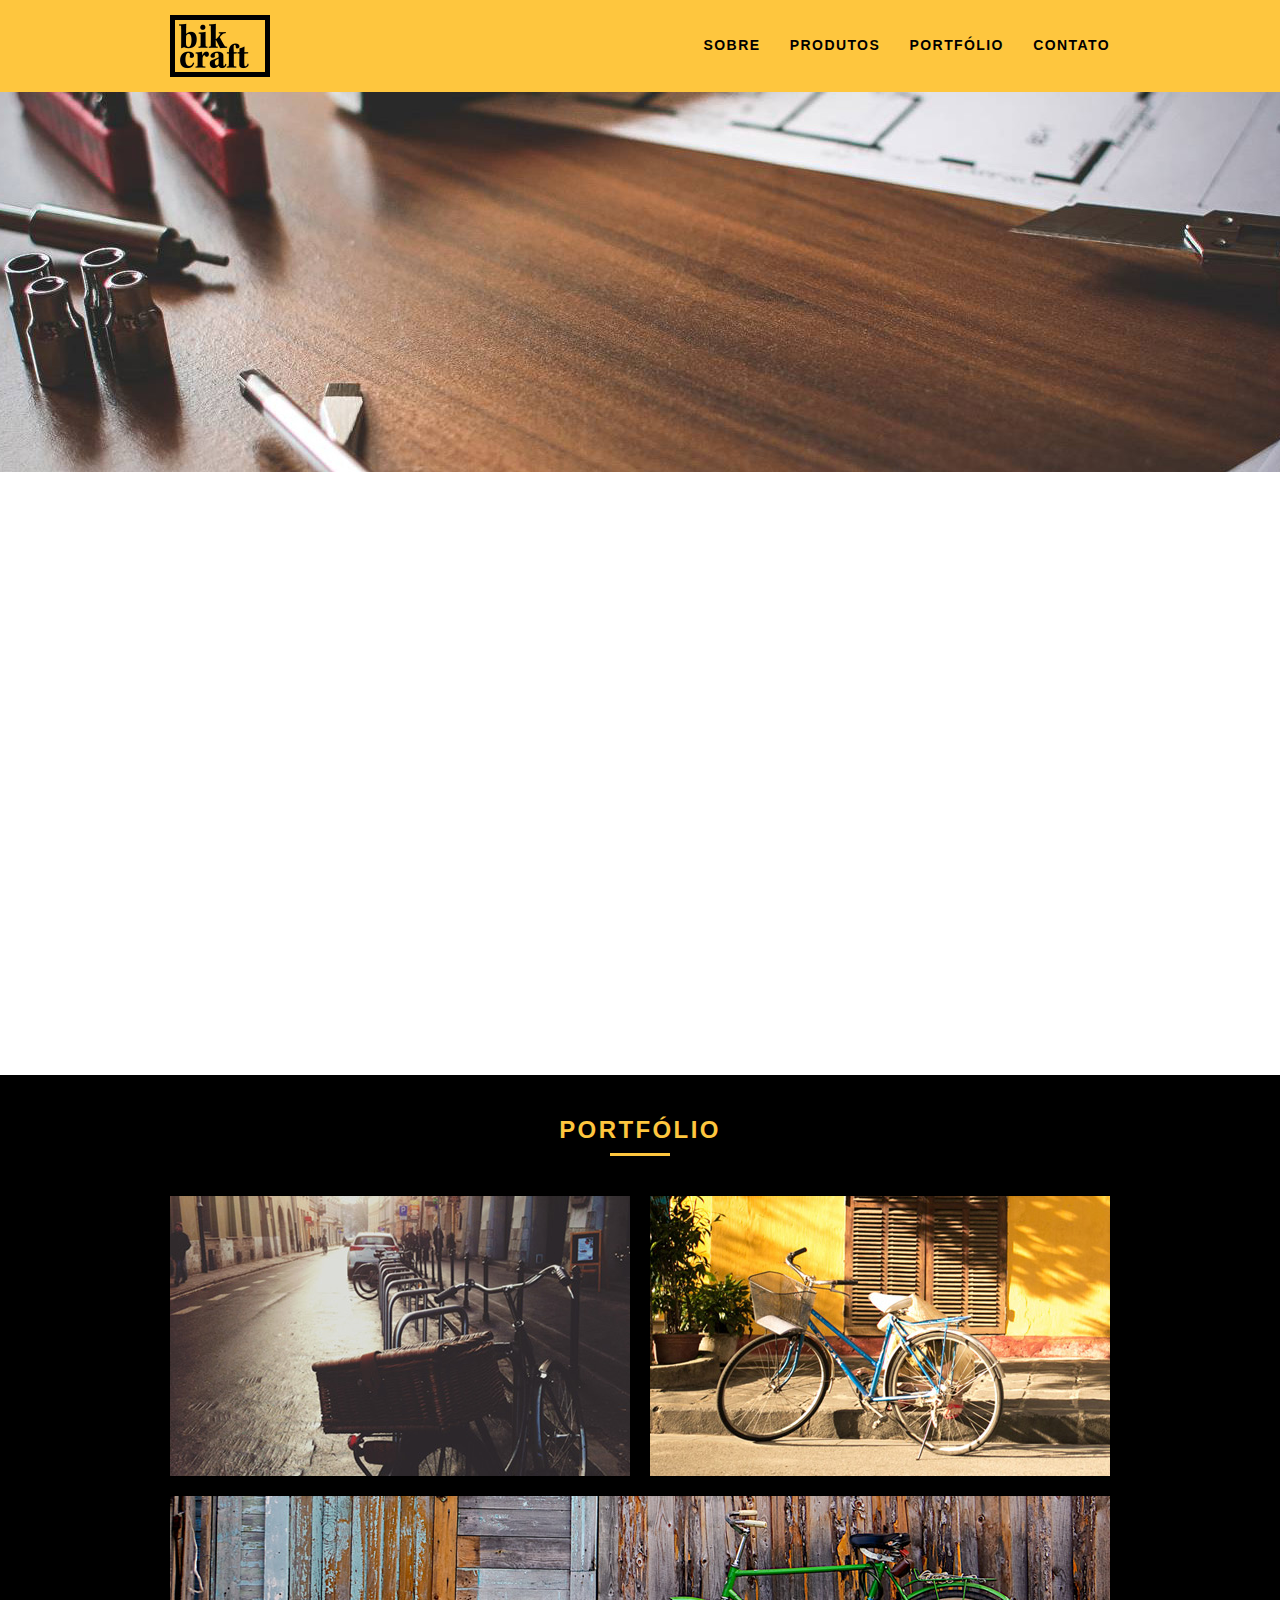
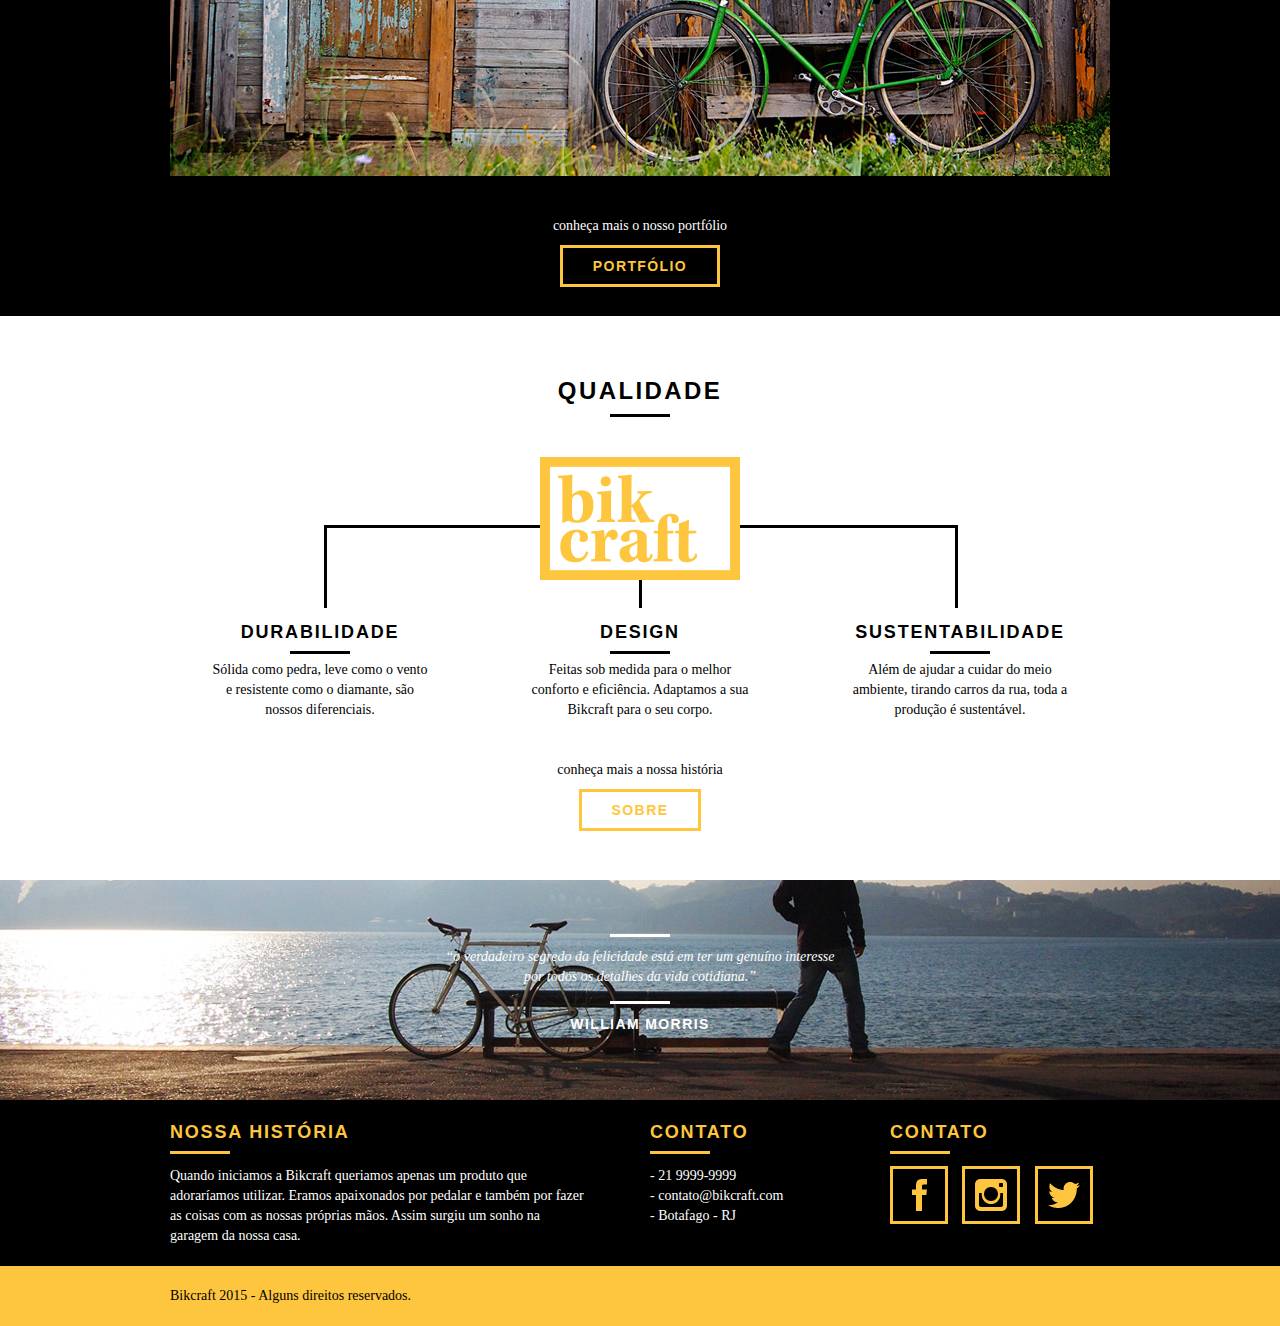
<file: 2-sass-na-pratica/index.html>
<!DOCTYPE html>
<html lang="pt-br">
	<head>
		<meta charset="utf-8">
		<title>Bikcraft - Bicicletas Personalizadas</title>
		<meta name="description" content="Compre a sua bicicleta personalizada na Bikcraft. Possuímos modelos Passeio, Retrô e Esporte.">

		<meta property="og:type" content="website"/>
		<meta property="og:title" content="Bikcraft - Bicicletas Personalizadas"/>
		<meta property="og:description" content="Compre a sua bicicleta personalizada na Bikcraft. Possuímos modelos Passeio, Retrô e Esporte."/>
		<meta property="og:url" content="http://bikcraft.com"/>
		<meta property="og:image" content="http://bikcraft.com/img/og-image.png"/>

		<meta name="viewport" content="width=device-width, initial-scale=1">

		<link rel="shortcut icon" href="favicon.ico">

		<link rel="stylesheet" href="css/style.css">
		<script src="js/libs/modernizr.custom.45655.js"></script>
	</head>
	<body>

		<header class="header">
			<div class="container">
				<a href="index.html" class="grid-4">
					<img src="img/bikcraft.png" alt="Bikcraft">
				</a>
				<nav class="grid-12 header_menu">
					<ul>
						<li><a href="sobre.html">Sobre</a></li>
						<li><a href="produtos.html">Produtos</a></li>
						<li><a href="portfolio.html">Portfólio</a></li>
						<li><a href="contato.html">Contato</a></li>
					</ul>
				</nav>
			</div>
		</header>

		<section class="introducao">
			<div class="container">
				<h1>Bicicletas Feitas a Mão</h1>
				<blockquote class="quote-externo">
					<p>“não tenha nada em sua casa que você não considere útil ou acredita ser bonito”</p>
					<cite>WILLIAM MORRIS</cite>
				</blockquote>
				<a href="produtos.html" class="btn">Orçamento</a>
			</div>
		</section>
		
		<section class="produtos container animar">
			<h2 class="subtitulo">Produtos</h2>
			<ul class="produtos_lista">

				<li class="grid-1-3">
					<div class="produtos_icone">
						<img src="img/produtos/passeio.png" alt="Bikcraft Passeio">
					</div>
					<h3>Passeio</h3>
					<p>Muito melhor do que passear pela orla a vidros fechados.</p>
				</li>

				<li class="grid-1-3">
					<div class="produtos_icone">
						<img src="img/produtos/esporte.png" alt="Bikcraft Esporte">
					</div>
					<h3>Esporte</h3>
					<p>Mais rápida do que Forrest Gump, ninguém vai pegar você.</p>
				</li>

				<li class="grid-1-3">
					<div class="produtos_icone">
						<img src="img/produtos/retro.png" alt="Bikcraft Retrô">
					</div>
					<h3>Retrô</h3>
					<p>O passado volta para lembrarmos o que devemos fazer no futuro.</p>
				</li>

			</ul>

			<div class="call">
				<p>clique aqui e veja os detalhes dos produtos</p>
				<a href="produtos.html" class="btn btn-preto">Produtos</a>
			</div>

		</section>
		<!-- Fecha Produtos -->

		<section class="portfolio">
			<div class="container">
				<h2 class="subtitulo">Portfólio</h2>
				<div class="portfolio_lista">
					<div class="grid-8"><img src="img/portfolio/retro.jpg" alt="Bicicleta Retrô"></div>
					<div class="grid-8"><img src="img/portfolio/passeio.jpg" alt="Bicicleta Passeio"></div>
					<div class="grid-16"><img src="img/portfolio/esporte.jpg" alt="Bicicleta Esporte"></div>
				</div>
				<div class="call">
					<p>conheça mais o nosso portfólio</p>
					<a href="portfolio.html" class="btn">Portfólio</a>
				</div>
			</div>
		</section>

		<section class="qualidade container">
			<h2 class="subtitulo">Qualidade</h2>
			<img src="img/bikcraft-qualidade.png" alt="Bikcraft">
			<ul class="qualidade_lista">
				<li class="grid-1-3">
					<h3>Durabilidade</h3>
					<p>Sólida como pedra, leve como o vento e resistente como o diamante, são nossos diferenciais.</p>
				</li>
				<li class="grid-1-3">
					<h3>Design</h3>
					<p>Feitas sob medida para o melhor conforto e eficiência. Adaptamos a sua Bikcraft para o seu corpo.</p>
				</li>
				<li class="grid-1-3">
					<h3>Sustentabilidade</h3>
					<p>Além de ajudar a cuidar do meio ambiente, tirando carros da rua, toda a produção é sustentável.</p>
				</li>
			</ul>
			<div class="call">
				<p>conheça mais a nossa história</p>
				<a href="sobre.html" class="btn btn-preto">Sobre</a>
			</div>
		</section>

		<div class="quebra">
			<blockquote class="quote-externo container">
				<p>“o verdadeiro segredo da felicidade está em ter um genuíno interesse por todos os detalhes da vida cotidiana.”</p>
				<cite>WILLIAM MORRIS</cite>
			</blockquote>
		</div>

		<footer>
			<div class="footer">
				<div class="container">

					<div class="grid-8 footer_historia">
						<h3>Nossa História</h3>
						<p>Quando iniciamos a Bikcraft queriamos apenas um produto que adoraríamos utilizar. Eramos apaixonados por pedalar e também por fazer as coisas com as nossas próprias mãos. Assim surgiu um sonho na garagem da nossa casa.</p>
					</div>

					<div class="grid-4 footer_contato">
						<h3>Contato</h3>
						<ul>
							<li>- 21 9999-9999</li>
							<li>- contato@bikcraft.com</li>
							<li>- Botafago - RJ</li>
						</ul>
					</div>

					<div class="grid-4 footer_redes">
						<h3>Contato</h3>
						<ul>
							<li><a href="http://facebook.com" target="_blank"><img src="img/redes-sociais/facebook.png" alt="Facebook Bikcraft"></a></li>
							<li><a href="http://instagram.com" target="_blank"><img src="img/redes-sociais/instagram.png" alt="Instagram Bikcraft"></a></li>
							<li><a href="http://twitter.com" target="_blank"><img src="img/redes-sociais/twitter.png" alt="Twitter Bikcraft"></a></li>
						</ul>
					</div>

				</div>
			</div>

			<div class="copy">
				<div class="container">
					<p class="grid-16">Bikcraft 2015 - Alguns direitos reservados.</p>
				</div>
			</div>
		</footer>

	<!-- JavaScript -->
	<script src="//ajax.googleapis.com/ajax/libs/jquery/1.11.2/jquery.min.js"></script>
	<script>window.jQuery || document.write('<script src="js/libs/jquery-1.11.2.min.js"><\/script>')</script>
	<script src="js/plugins.js"></script>
	<script src="js/main.js"></script>
	<!-- JavaScript -->

	</body>
</html>
</file>
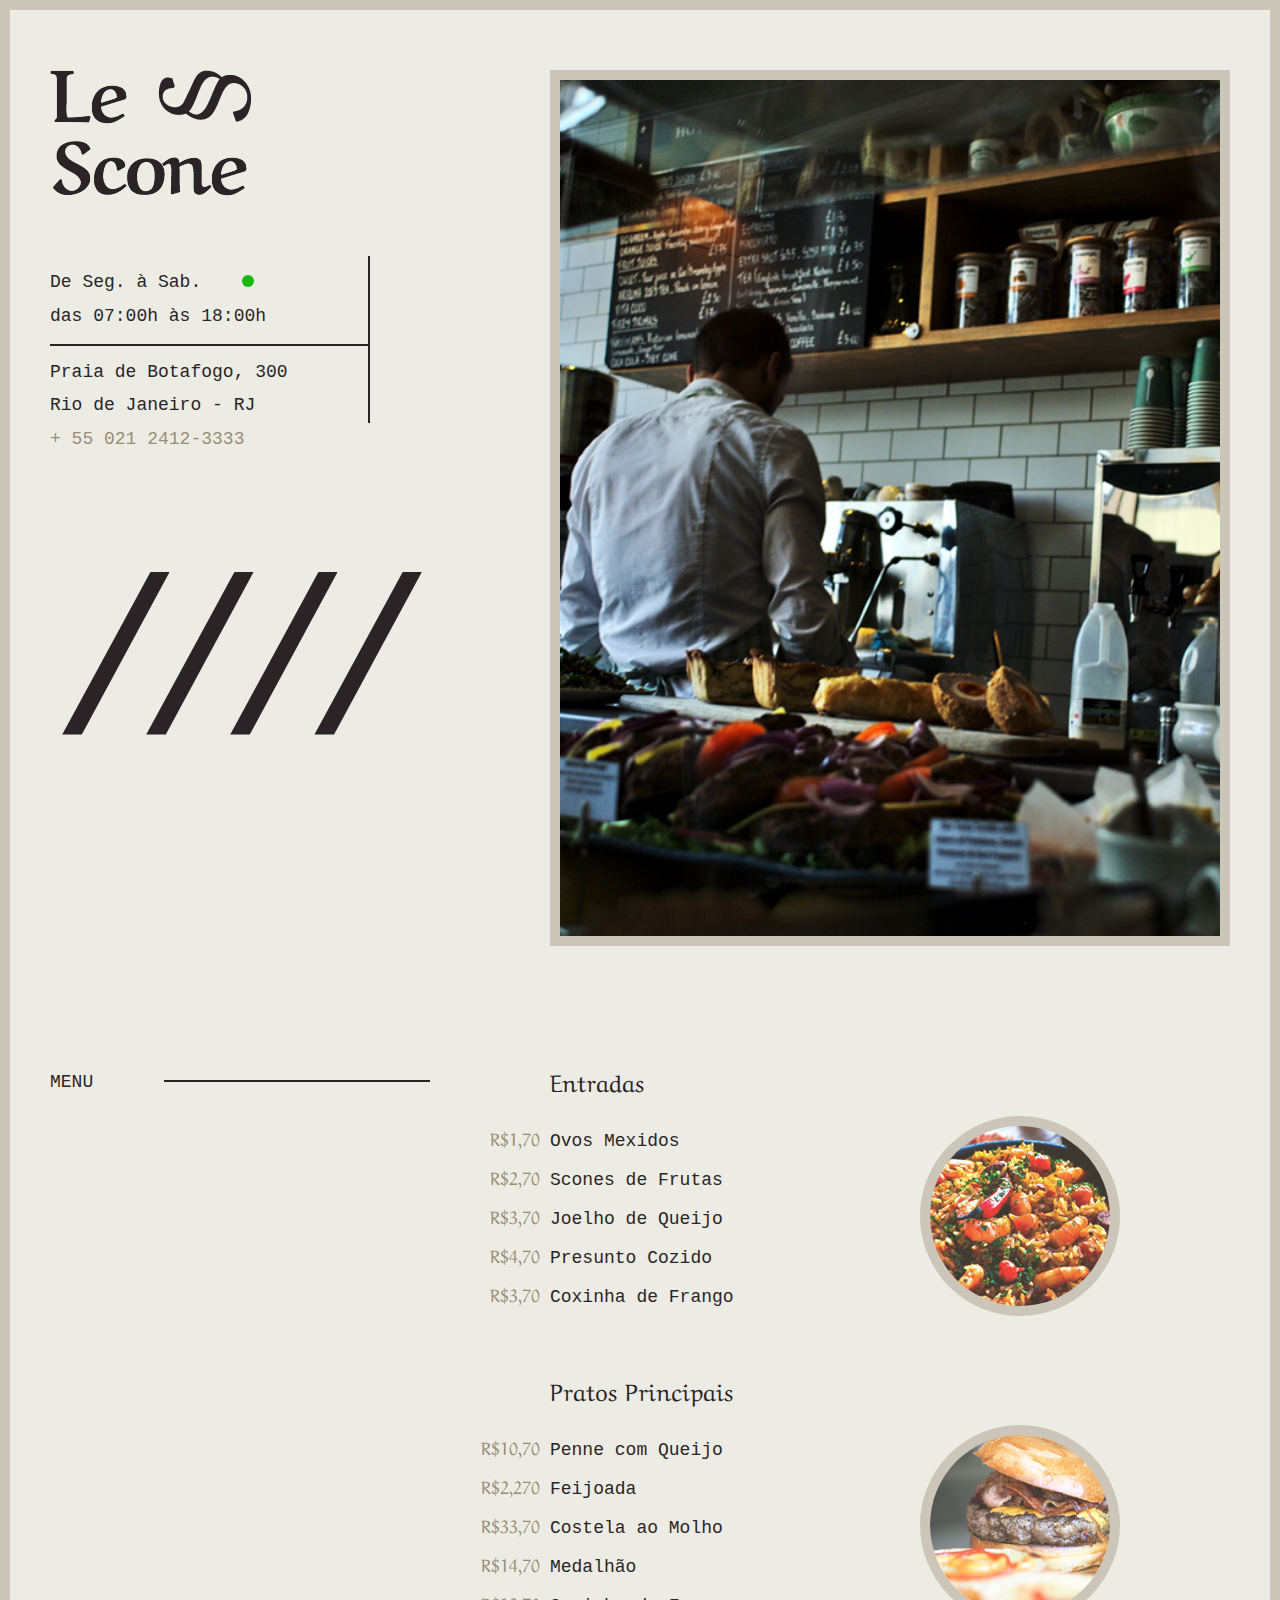
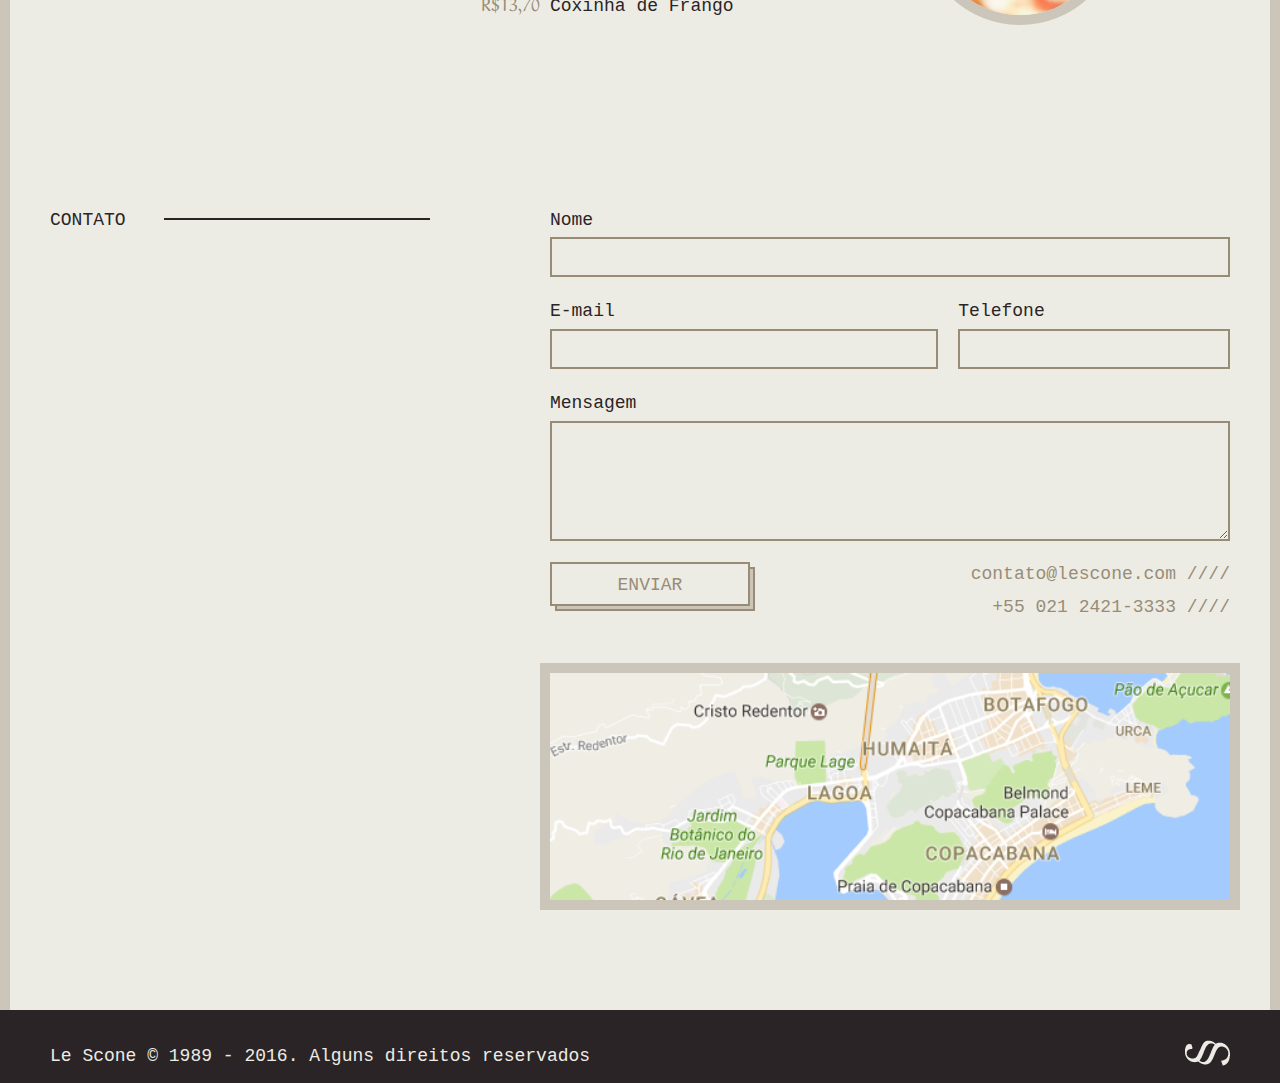
<file: 3-projeto-sass/index.html>
<!DOCTYPE html>
<html>
<head>
	<title>Le Scone</title>
	<meta name="description" content="Le Scone - Restaurante">
	<meta name="viewport" content="width=device-width, initial-scale=1">
	<link href="https://fonts.googleapis.com/css2?family=Aref+Ruqaa&family=PT+Mono&display=swap" rel="stylesheet">
	<link rel="stylesheet" href="css/style.css">
</head>
<body>

	<main class="container intro">
		<div class="grid-5">
			<img class="logo" src="img/lescone.png" alt="Le Scone">
			<div class="intro-info">
				<p>De Seg. à Sab. <span class="aberto"></span><br> das 07:00h às 18:00h</p>
				<p>Praia de Botafogo, 300 <br> Rio de Janeiro - RJ</p>
			</div>
			<p class="intro-telefone">+ 55 021 2412-3333</p>
		</div>
		<div class="grid-7">
			<img class="intro-foto" src="img/foto.png" alt="Foto de Le Scone">
		</div>
	</main>

	<section class="container menu">
		<h1 class="grid-4 titulo">Menu</h1>
		<div class="grid-7 offset-1">
			<div class="menu-item">
				<img src="img/prato-1.png" alt="Foto Prato 1">
				<h2>Entradas</h2>
				<ul>
					<li><span>R$1,70</span>Ovos Mexidos</li>
					<li><span>R$2,70</span>Scones de Frutas</li>
					<li><span>R$3,70</span>Joelho de Queijo</li>
					<li><span>R$4,70</span>Presunto Cozido</li>
					<li><span>R$3,70</span>Coxinha de Frango</li>
				</ul>
			</div>
			<div class="menu-item">
				<img src="img/prato-2.png" alt="Foto Prato 2">
				<h2>Pratos Principais</h2>
				<ul>
					<li><span>R$10,70</span>Penne com Queijo</li>
					<li><span>R$2,270</span>Feijoada</li>
					<li><span>R$33,70</span>Costela ao Molho</li>
					<li><span>R$14,70</span>Medalhão</li>
					<li><span>R$13,70</span>Coxinha de Frango</li>
				</ul>
			</div>
		</div>
	</section>

	<section class="container contato">
		<h1 class="grid-4 titulo">Contato</h1>
		<div class="grid-7 offset-1">
			<form>
				<label>Nome</label>
				<input type="text">
				<div class="row">
					<div class="grid-7">
						<label>E-mail</label>
						<input type="text">
					</div>
					<div class="grid-5">
						<label>Telefone</label>
						<input type="text">
					</div>
				</div>
				<label> Mensagem </label>
				<textarea ></textarea>
				<input class="button" value="Enviar" type="button">
			</form>
			<div class="contato-info">
				<p>contato@lescone.com ////</p>
				<p>+55 021 2421-3333 ////</p>
			</div>
			<a href="#" class="contato-mapa">
				<img src="img/map.png" alt="Como chegar em Le Scone">
			</a>
		</div>
	</section>

	<footer>
		<div class="container">
			<p class="grid-9">Le Scone © 1989 - 2016. Alguns direitos reservados</p>
			<a class="grid-3" href="#" target="_blank">
				<img src="img/lescone-icone.png" alt="Le Scone Icone">
			</a>
		</div>
	</footer>
	
</body>
</html>
</file>
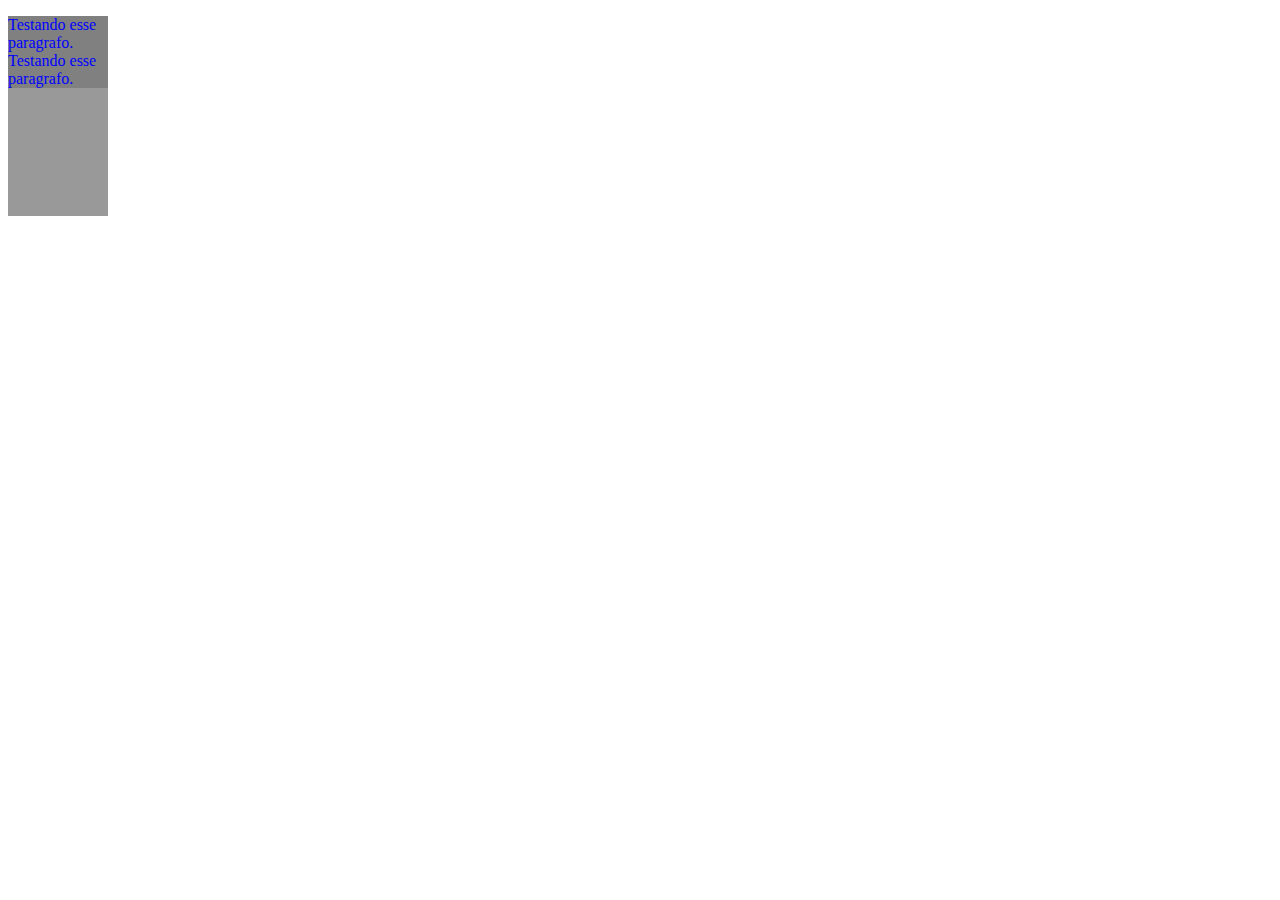
<file: 1-fundamentos-do-sass/1-import/index.html>
<!DOCTYPE html>
<html lang="en">
<head>
    <meta charset="UTF-8">
    <meta http-equiv="X-UA-Compatible" content="IE=edge">
    <meta name="viewport" content="width=device-width, initial-scale=1.0">
    <link rel="stylesheet" href="css/style.css">
    <title>SASS</title>
</head>
<body>
    <div>
        <p>
            Testando esse paragrafo.
            Testando esse paragrafo.
        </p>
    </div>
</body>
</html>
</file>
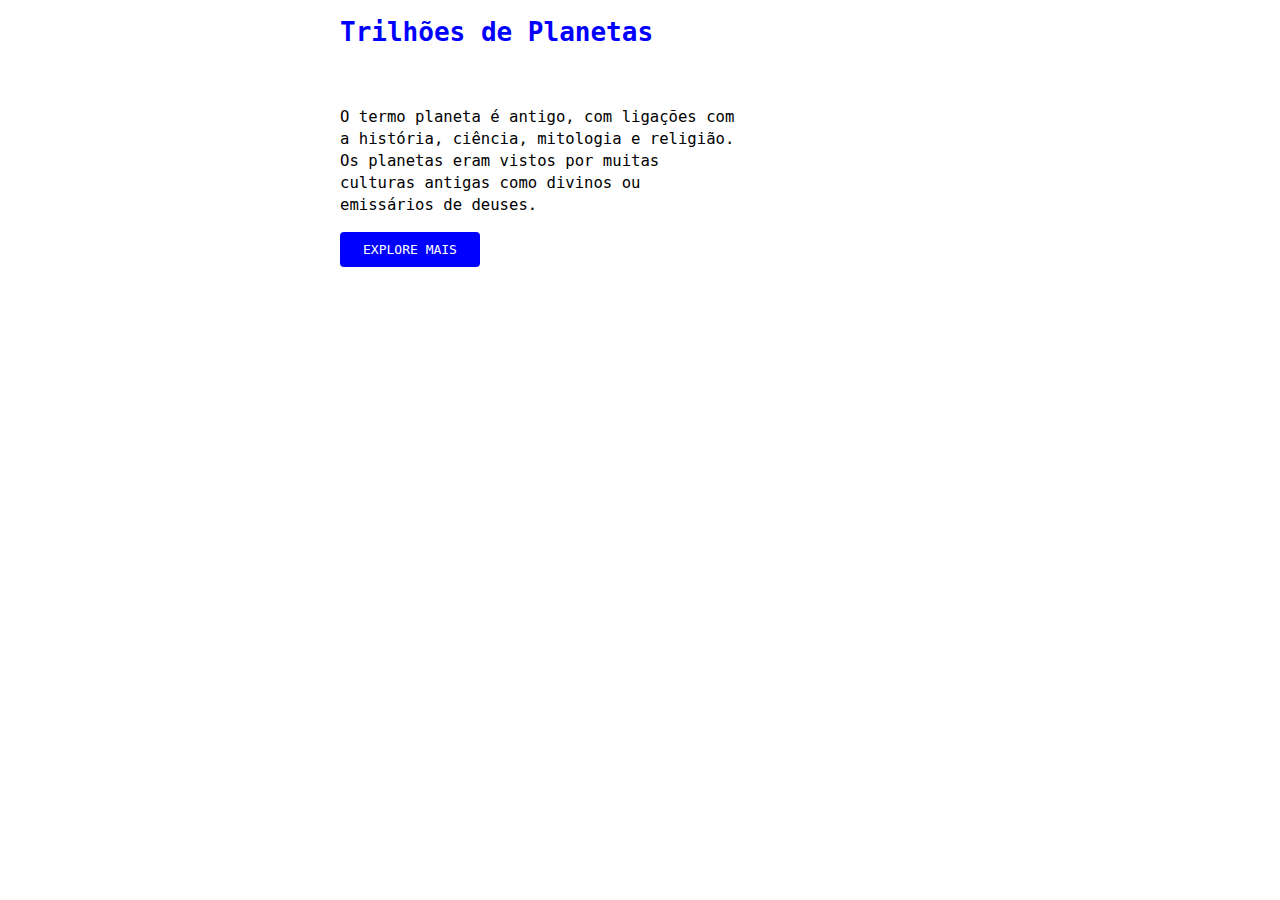
<file: 1-fundamentos-do-sass/2-variaveis/index.html>
<!DOCTYPE html>
<html>
	<head>
		<link rel="stylesheet" type="text/css" href="css/style.css" />
	</head>
	<body>
		<section>
			<h1>Trilhões de Planetas</h1>
			<p>O termo planeta é antigo, com ligações com a história, ciência, mitologia e religião. Os planetas eram vistos por muitas culturas antigas como divinos ou emissários de deuses.</p>
			<a href="#">Explore Mais</a>
		</section>
	</body>
</html>
</file>
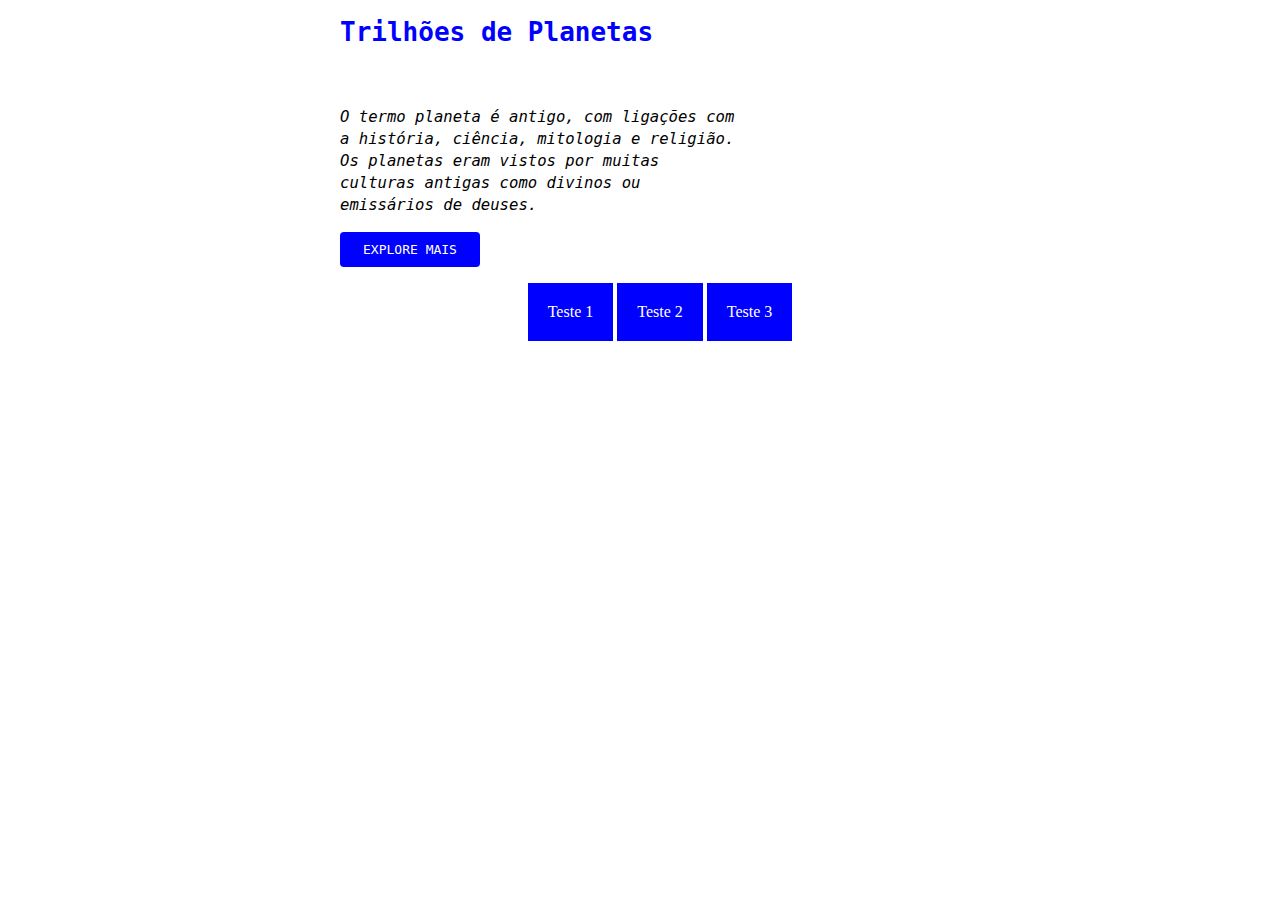
<file: 1-fundamentos-do-sass/3-nesting/index.html>
<!DOCTYPE html>
<html>
	<head>
		<link rel="stylesheet" type="text/css" href="css/style.css" />
	</head>
	<body>
		<section class="modal">
			<h1 class="titulo">Trilhões de Planetas</h1>
			<p>O termo planeta é antigo, com ligações com a história, ciência, mitologia e religião. Os planetas eram vistos por muitas culturas antigas como divinos ou emissários de deuses.</p>
			<a href="#">Explore Mais</a>
		</section>
		
		<ul>
			<li>
				<a href="#">Teste 1</a>
			</li>
			<li>
				<a href="#">Teste 2</a>
			</li>
			<li>
				<a href="#">Teste 3</a>
			</li>
		</ul>
	</body>
</html>
</file>
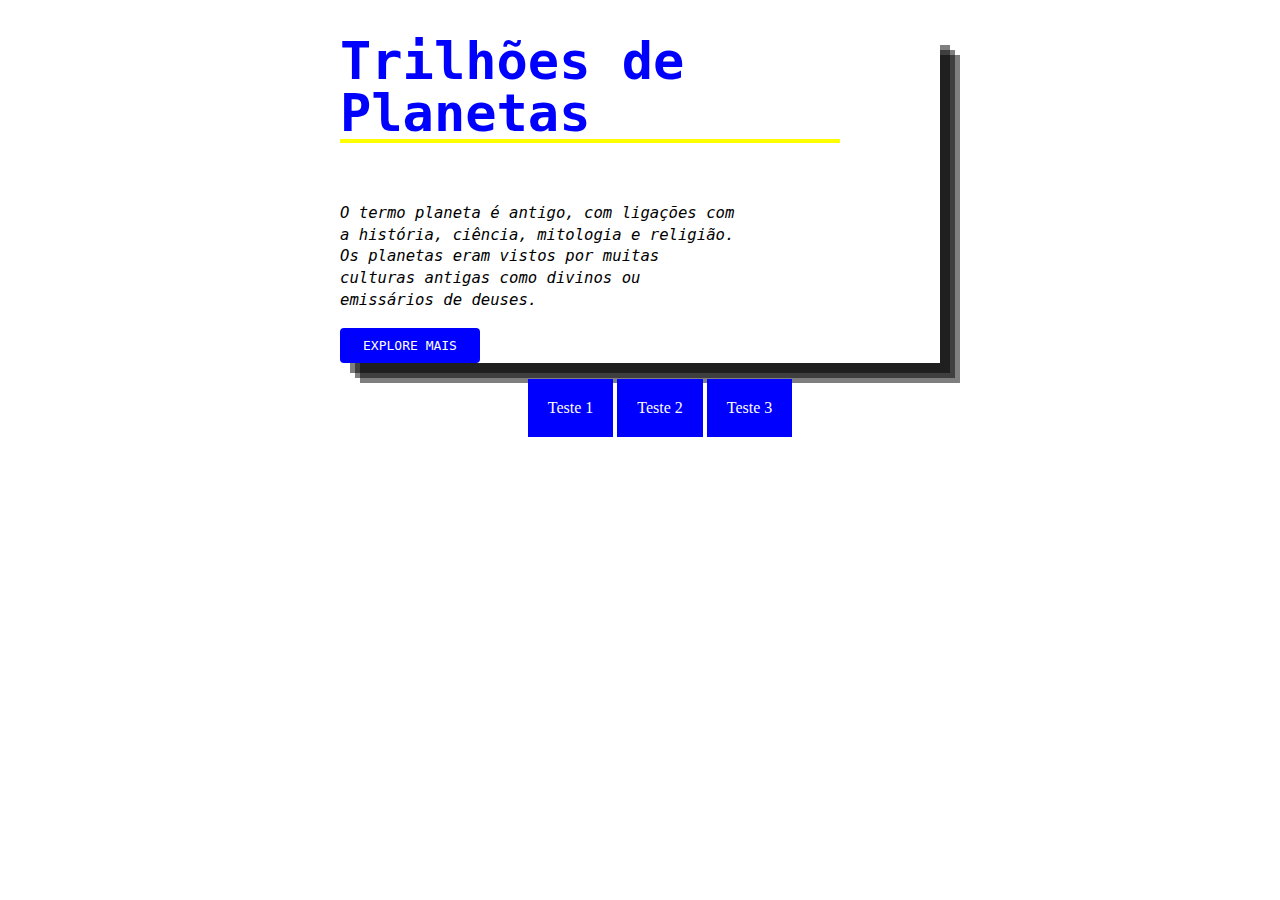
<file: 1-fundamentos-do-sass/9-loop/index.html>
<!DOCTYPE html>
<html>
	<head>
		<link rel="stylesheet" type="text/css" href="css/style.css" />
		<link rel="stylesheet" type="text/css" href="css/loop.css" />
	</head>
	<body>
		<section class="modal">
			<h1 class="titulo">Trilhões de Planetas</h1>
			<p>O termo planeta é antigo, com ligações com a história, ciência, mitologia e religião. Os planetas eram vistos por muitas culturas antigas como divinos ou emissários de deuses.</p>
			<a href="#">Explore Mais</a>
		</section>
		
		<ul>
			<li>
				<a href="#">Teste 1</a>
			</li>
			<li>
				<a href="#">Teste 2</a>
			</li>
			<li>
				<a href="#">Teste 3</a>
			</li>
		</ul>
	</body>
</html>
</file>
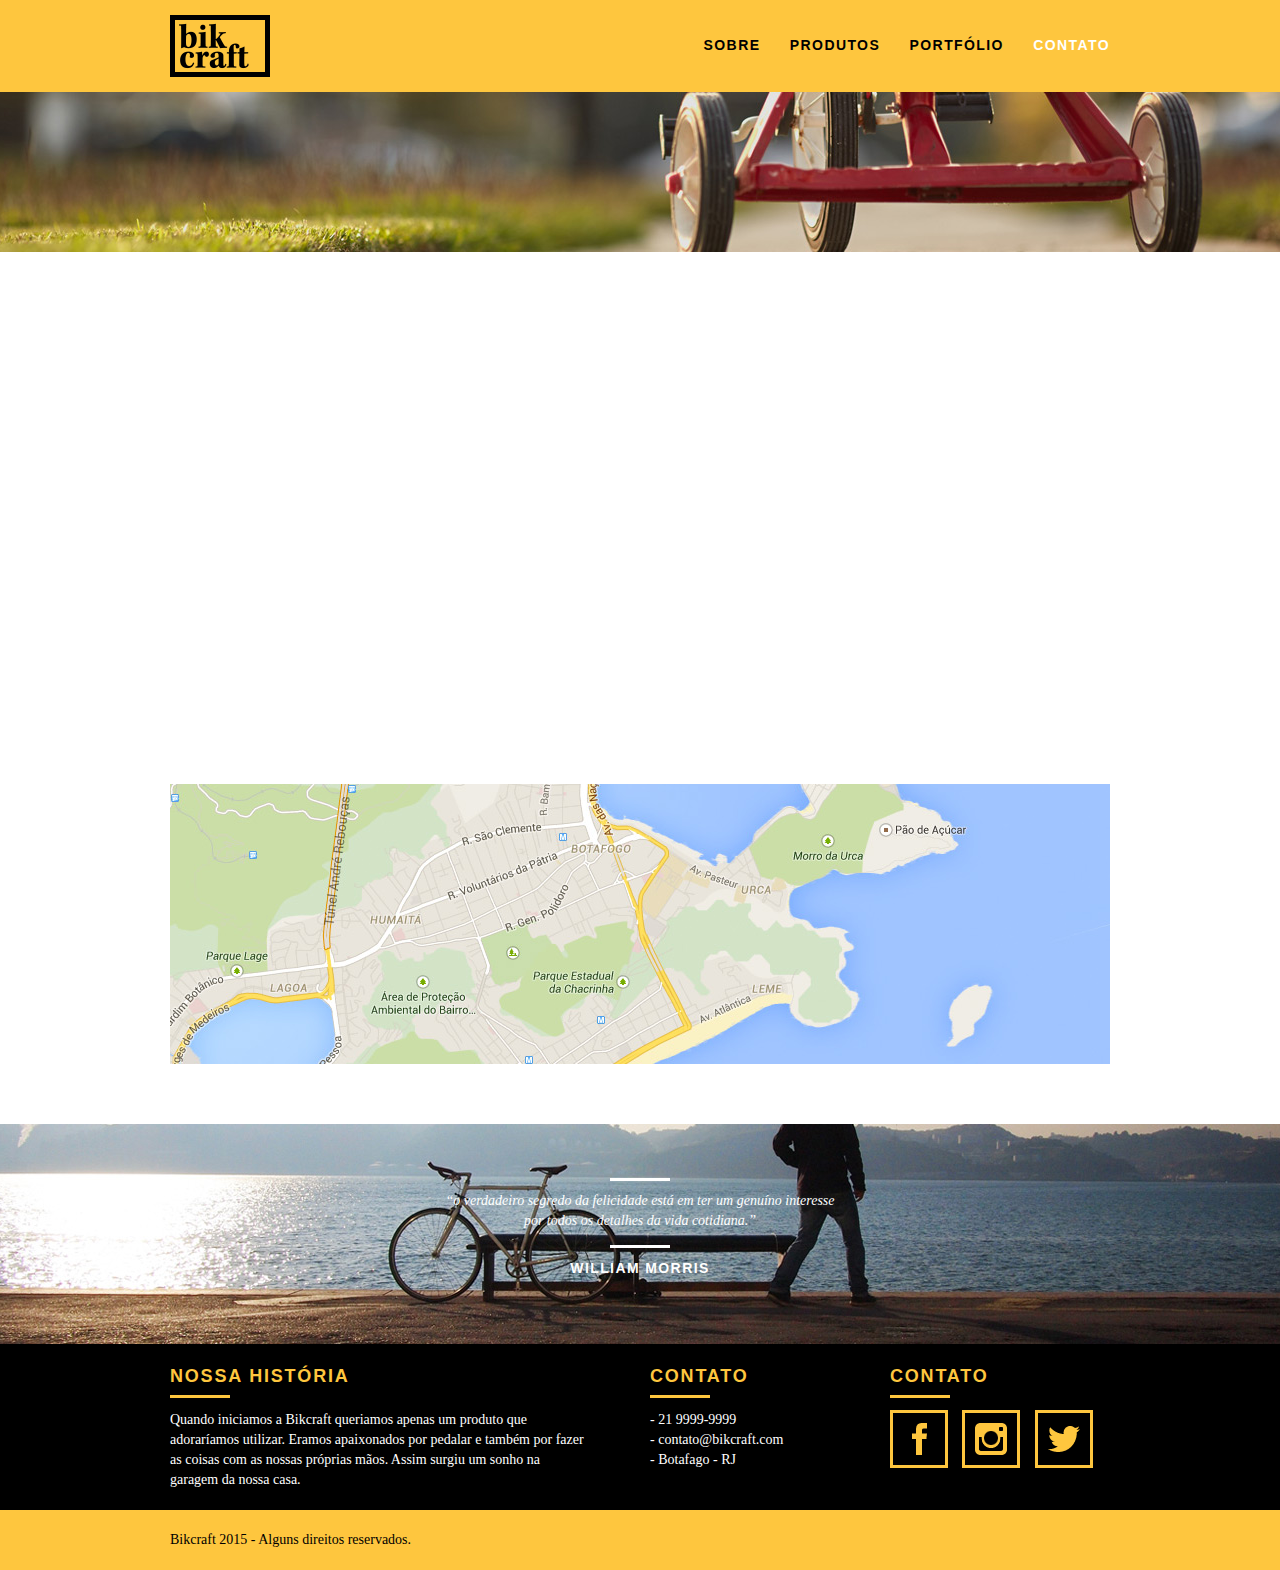
<file: 2-sass-na-pratica/contato.html>
<!DOCTYPE html>
<html lang="pt-br">
	<head>
		<meta charset="utf-8">
		<title>Bikcraft - Contato - 21 9999-9999</title>
		<meta name="description" content="Compre a sua bicicleta personalizada na Bikcraft. Possuímos modelos Passeio, Retrô e Esporte.">

		<meta property="og:type" content="website"/>
		<meta property="og:title" content="Bikcraft - Contato - 21 9999-9999"/>
		<meta property="og:description" content="Compre a sua bicicleta personalizada na Bikcraft. Possuímos modelos Passeio, Retrô e Esporte."/>
		<meta property="og:url" content="http://bikcraft.com/contato.html"/>
		<meta property="og:image" content="http://bikcraft.com/img/og-image.png"/>

		<meta name="viewport" content="width=device-width, initial-scale=1">

		<link rel="stylesheet" href="css/style.css">
		<script src="js/libs/modernizr.custom.45655.js"></script>
	</head>
	<body>

		<header class="header">
			<div class="container">
				<a href="index.html" class="grid-4">
					<img src="img/bikcraft.png" alt="Bikcraft">
				</a>
				<nav class="grid-12 header_menu">
					<ul>
						<li><a href="sobre.html">Sobre</a></li>
						<li><a href="produtos.html">Produtos</a></li>
						<li><a href="portfolio.html">Portfólio</a></li>
						<li><a href="contato.html" class="menu_ativo">Contato</a></li>
					</ul>
				</nav>
			</div>
		</header>

		<section class="introducao-interna interna_contato">
			<div class="container">
				<h1>Contato</h1>
				<p>tire suas dúvidas com a gente</p>
			</div>
		</section>

		<section class="contato container animar-interno">
			<form action="enviar.php" method="post" name="form" class="formphp contato_form grid-8">
				<label for="nome">Nome</label>
				<input id="nome" name="nome" type="text">
				<label for="email">E-mail</label>
				<input id="email" name="email" type="text">
				<label for="telefone">Telefone</label>
				<input id="telefone" name="telefone" type="text">

				<label class="nao-aparece">Se você não é um robô, deixe em branco.</label>
				<input type="text" class="nao-aparece" name="leaveblank">
				<label class="nao-aparece">Se você não é um robô, não mude este campo.</label>
				<input type="text" class="nao-aparece" name="dontchange" value="http://" >

				<label for="mensagem">Mensagem</label>
				<textarea name="mensagem" id="mensagem"></textarea>

				<button id="enviar" name="enviar" type="submit" class="btn btn-preto">Enviar</button>
			</form>

			<div class="contato_dados grid-8">
				<h3>Dados</h3>
				<span>+55 21 9999-9999</span>
				<span>orcamento@bikcraft.com</span>
				<span>Rua Ali Perto - Botafogo</span>
				<span>Rio de Janeiro - RJ - Brasil</span>
				<h3>Redes Sociais</h3>
				<ul>
					<li><a href="http://facebook.com" target="_blank"><img src="img/redes-sociais/facebook.png" alt="Facebook Bikcraft"></a></li>
					<li><a href="http://instagram.com" target="_blank"><img src="img/redes-sociais/instagram.png" alt="Instagram Bikcraft"></a></li>
					<li><a href="http://twitter.com" target="_blank"><img src="img/redes-sociais/twitter.png" alt="Twitter Bikcraft"></a></li>
				</ul>
			</div>
		</section>

		<section class="container contato_mapa">
			<a href="http://google.com" target="_blank" class="grid-16"><img src="img/endereco-bikcraft.jpg" alt="Endereço da Bikcraft"></a>
		</section>

		<div class="quebra">
			<blockquote class="quote-externo container">
				<p>“o verdadeiro segredo da felicidade está em ter um genuíno interesse por todos os detalhes da vida cotidiana.”</p>
				<cite>WILLIAM MORRIS</cite>
			</blockquote>
		</div>

		<footer>
			<div class="footer">
				<div class="container">

					<div class="grid-8 footer_historia">
						<h3>Nossa História</h3>
						<p>Quando iniciamos a Bikcraft queriamos apenas um produto que adoraríamos utilizar. Eramos apaixonados por pedalar e também por fazer as coisas com as nossas próprias mãos. Assim surgiu um sonho na garagem da nossa casa.</p>
					</div>

					<div class="grid-4 footer_contato">
						<h3>Contato</h3>
						<ul>
							<li>- 21 9999-9999</li>
							<li>- contato@bikcraft.com</li>
							<li>- Botafago - RJ</li>
						</ul>
					</div>

					<div class="grid-4 footer_redes">
						<h3>Contato</h3>
						<ul>
							<li><a href="http://facebook.com" target="_blank"><img src="img/redes-sociais/facebook.png" alt="Facebook Bikcraft"></a></li>
							<li><a href="http://instagram.com" target="_blank"><img src="img/redes-sociais/instagram.png" alt="Instagram Bikcraft"></a></li>
							<li><a href="http://twitter.com" target="_blank"><img src="img/redes-sociais/twitter.png" alt="Twitter Bikcraft"></a></li>
						</ul>
					</div>

				</div>
			</div>

			<div class="copy">
				<div class="container">
					<p class="grid-16">Bikcraft 2015 - Alguns direitos reservados.</p>
				</div>
			</div>
		</footer>

	<!-- JavaScript -->
	<script src="//ajax.googleapis.com/ajax/libs/jquery/1.11.2/jquery.min.js"></script>
	<script>window.jQuery || document.write('<script src="js/libs/jquery-1.11.2.min.js"><\/script>')</script>
	<script src="js/plugins.js"></script>
	<script src="js/main.js"></script>
	<!-- JavaScript -->

	</body>
</html>
</file>
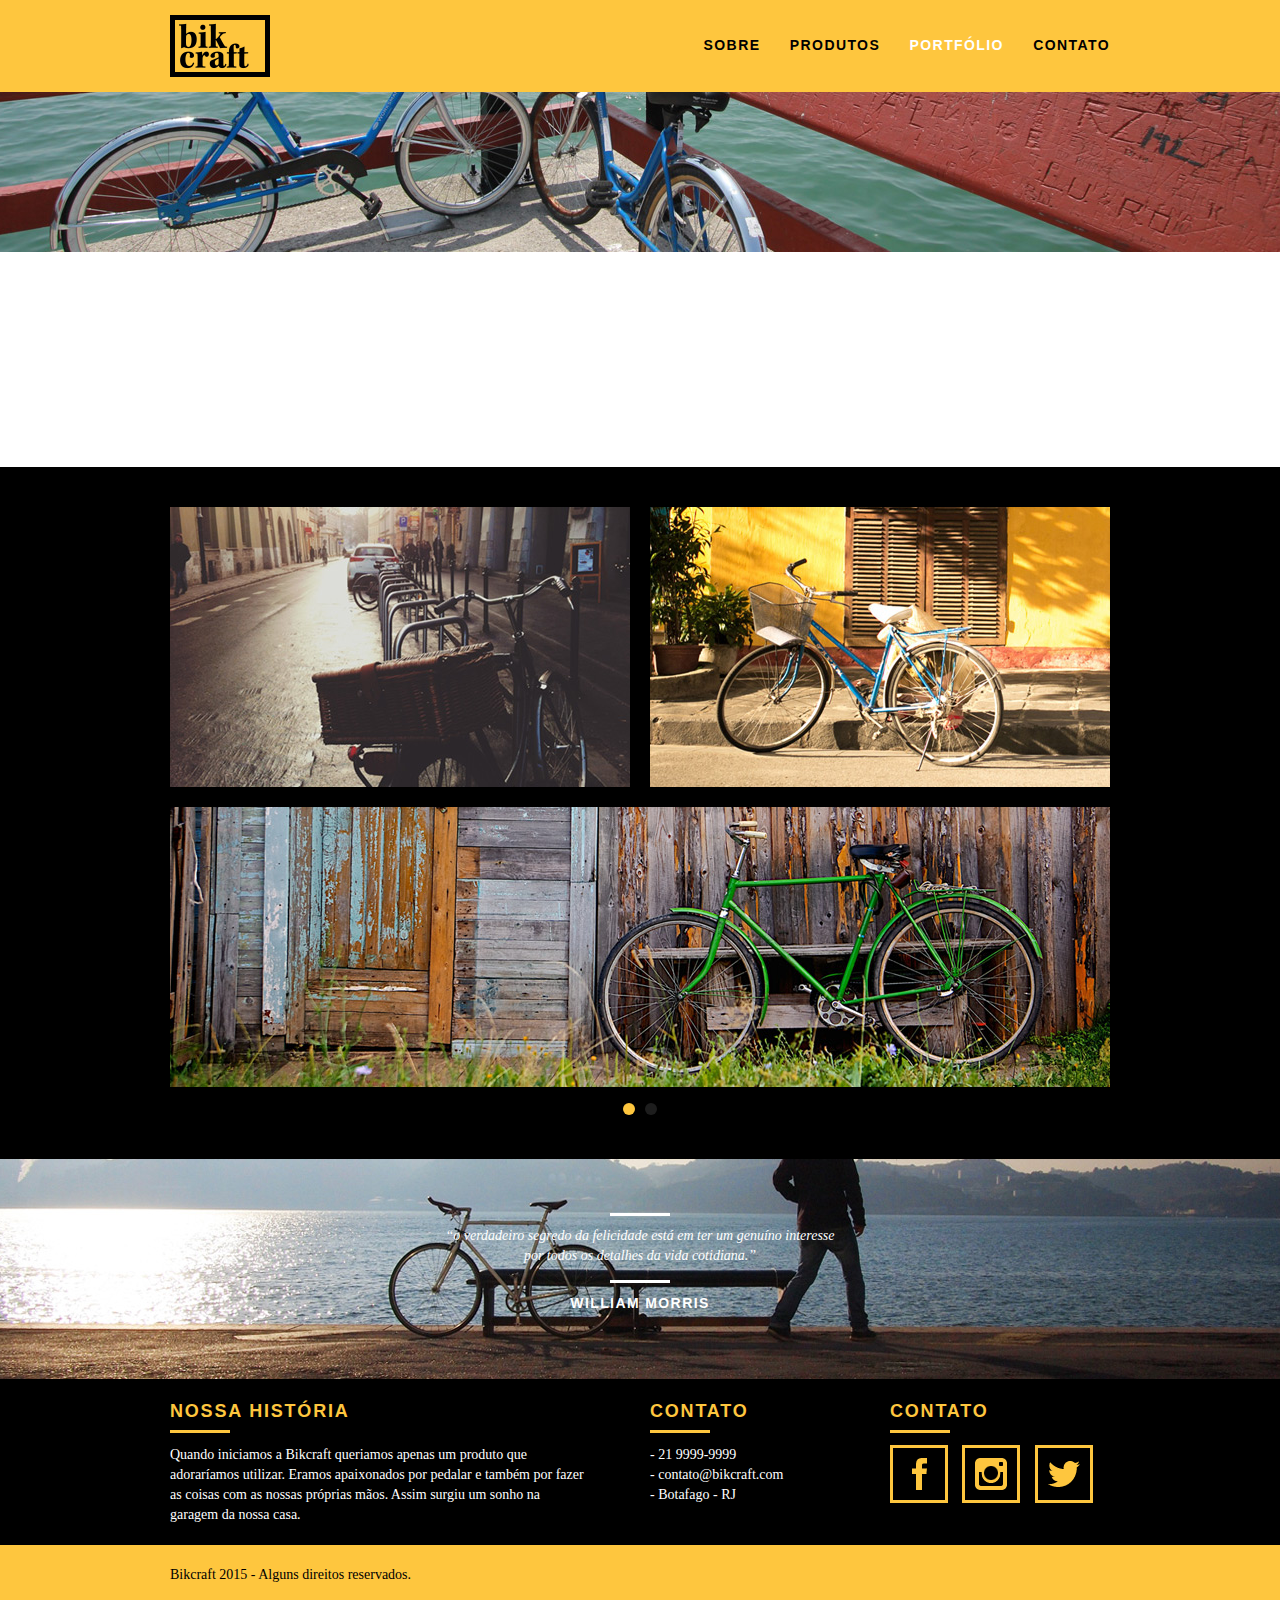
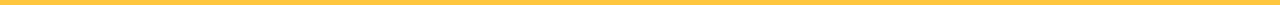
<file: 2-sass-na-pratica/portfolio.html>
<!DOCTYPE html>
<html lang="pt-br">
	<head>
		<meta charset="utf-8">
		<title>Bikcraft - Conheça o portfólio de clientes</title>
		<meta name="description" content="Compre a sua bicicleta personalizada na Bikcraft. Possuímos modelos Passeio, Retrô e Esporte.">

		<meta property="og:type" content="website"/>
		<meta property="og:title" content="Bikcraft - Conheça o portfólio de clientes"/>
		<meta property="og:description" content="Compre a sua bicicleta personalizada na Bikcraft. Possuímos modelos Passeio, Retrô e Esporte."/>
		<meta property="og:url" content="http://bikcraft.com/portfolio.html"/>
		<meta property="og:image" content="http://bikcraft.com/img/og-image.png"/>

		<meta name="viewport" content="width=device-width, initial-scale=1">

		<link rel="shortcut icon" href="favicon.ico">

		<link rel="stylesheet" href="css/style.css">
		<script src="js/libs/modernizr.custom.45655.js"></script>
	</head>
	<body>

		<header class="header">
			<div class="container">
				<a href="index.html" class="grid-4">
					<img src="img/bikcraft.png" alt="Bikcraft">
				</a>
				<nav class="grid-12 header_menu">
					<ul>
						<li><a href="sobre.html">Sobre</a></li>
						<li><a href="produtos.html">Produtos</a></li>
						<li><a href="portfolio.html" class="menu_ativo">Portfólio</a></li>
						<li><a href="contato.html">Contato</a></li>
					</ul>
				</nav>
			</div>
		</header>

		<section class="introducao-interna interna_portfolio">
			<div class="container">
				<h1>Portfólio</h1>
				<p>conheça os projetos que amamos mostrar</p>
			</div>
		</section>

		<section class="container animar-interno">
			<ul class="rslides">
				<li>
					<blockquote class="quote_clientes">
						<p>“Pedalar sempre foi a minha paixão, o que o pessoal da Bikcraft fez foi intensificar o meu amor por esta atividade. Recomendo à todos que amo.”</p>
						<cite>Barbara Moss</cite>
					</blockquote>
				</li>

				<li>
					<blockquote class="quote_clientes">
						<p>“Nada melhor do que dar um rolê com a minha Bikcraft na orla. Essa é a minha companheira mais fiel, nunca me traiu e está sempre a minha disposição.”</p>
						<cite>Jhony Rato</cite>
					</blockquote>
				</li>

				<li>
					<blockquote class="quote_clientes">
						<p>“Aqueles que ainda não possuem uma Bikcraft, não sabem o que estão perdendo. A precisão é absurda e a velocidade transcendental. Nunca vida nada igual.”</p>
						<cite>Bernardo</cite>
					</blockquote>
				</li>
			</ul>
		</section>

		<section class="portfolio">
			<div class="container">
				<ul class="portfolio_lista rslides_portfolio">

					<li>
						<div class="grid-8"><img src="img/portfolio/retro.jpg" alt="Bicicleta Retrô"></div>
						<div class="grid-8"><img src="img/portfolio/passeio.jpg" alt="Bicicleta Passeio"></div>
						<div class="grid-16"><img src="img/portfolio/esporte.jpg" alt="Bicicleta Esporte"></div>
					</li>

					<li>
						<div class="grid-8"><img src="img/portfolio/passeio.jpg" alt="Bicicleta Passeio"></div>
						<div class="grid-8"><img src="img/portfolio/retro.jpg" alt="Bicicleta Retrô"></div>
						<div class="grid-16"><img src="img/portfolio/esporte.jpg" alt="Bicicleta Esporte"></div>
					</li>

				</ul>
			</div>
		</section>

		<div class="quebra">
			<blockquote class="quote-externo container">
				<p>“o verdadeiro segredo da felicidade está em ter um genuíno interesse por todos os detalhes da vida cotidiana.”</p>
				<cite>WILLIAM MORRIS</cite>
			</blockquote>
		</div>

		<footer>
			<div class="footer">
				<div class="container">

					<div class="grid-8 footer_historia">
						<h3>Nossa História</h3>
						<p>Quando iniciamos a Bikcraft queriamos apenas um produto que adoraríamos utilizar. Eramos apaixonados por pedalar e também por fazer as coisas com as nossas próprias mãos. Assim surgiu um sonho na garagem da nossa casa.</p>
					</div>

					<div class="grid-4 footer_contato">
						<h3>Contato</h3>
						<ul>
							<li>- 21 9999-9999</li>
							<li>- contato@bikcraft.com</li>
							<li>- Botafago - RJ</li>
						</ul>
					</div>

					<div class="grid-4 footer_redes">
						<h3>Contato</h3>
						<ul>
							<li><a href="http://facebook.com" target="_blank"><img src="img/redes-sociais/facebook.png" alt="Facebook Bikcraft"></a></li>
							<li><a href="http://instagram.com" target="_blank"><img src="img/redes-sociais/instagram.png" alt="Instagram Bikcraft"></a></li>
							<li><a href="http://twitter.com" target="_blank"><img src="img/redes-sociais/twitter.png" alt="Twitter Bikcraft"></a></li>
						</ul>
					</div>

				</div>
			</div>

			<div class="copy">
				<div class="container">
					<p class="grid-16">Bikcraft 2015 - Alguns direitos reservados.</p>
				</div>
			</div>
		</footer>

	<!-- JavaScript -->
	<script src="//ajax.googleapis.com/ajax/libs/jquery/1.11.2/jquery.min.js"></script>
	<script>window.jQuery || document.write('<script src="js/libs/jquery-1.11.2.min.js"><\/script>')</script>
	<script src="js/plugins.js"></script>
	<script src="js/main.js"></script>
	<!-- JavaScript -->

	</body>
</html>
</file>
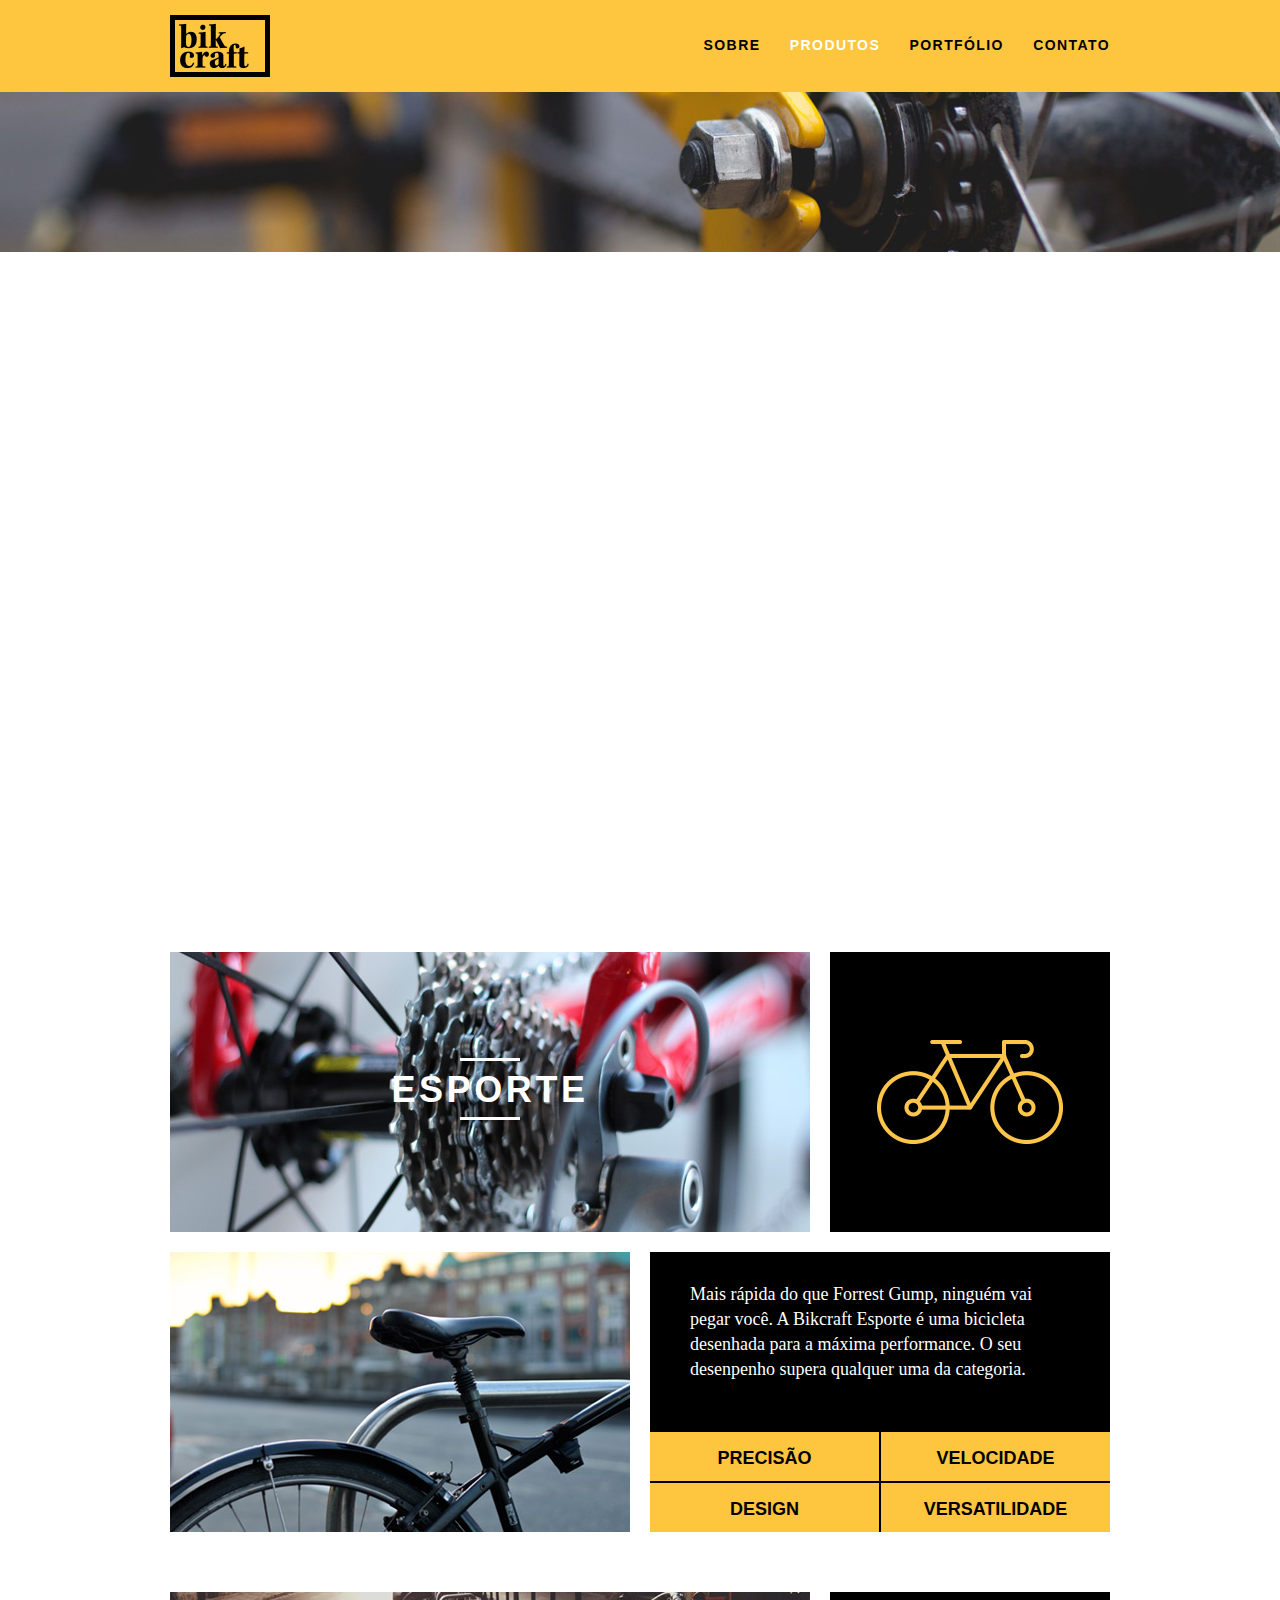
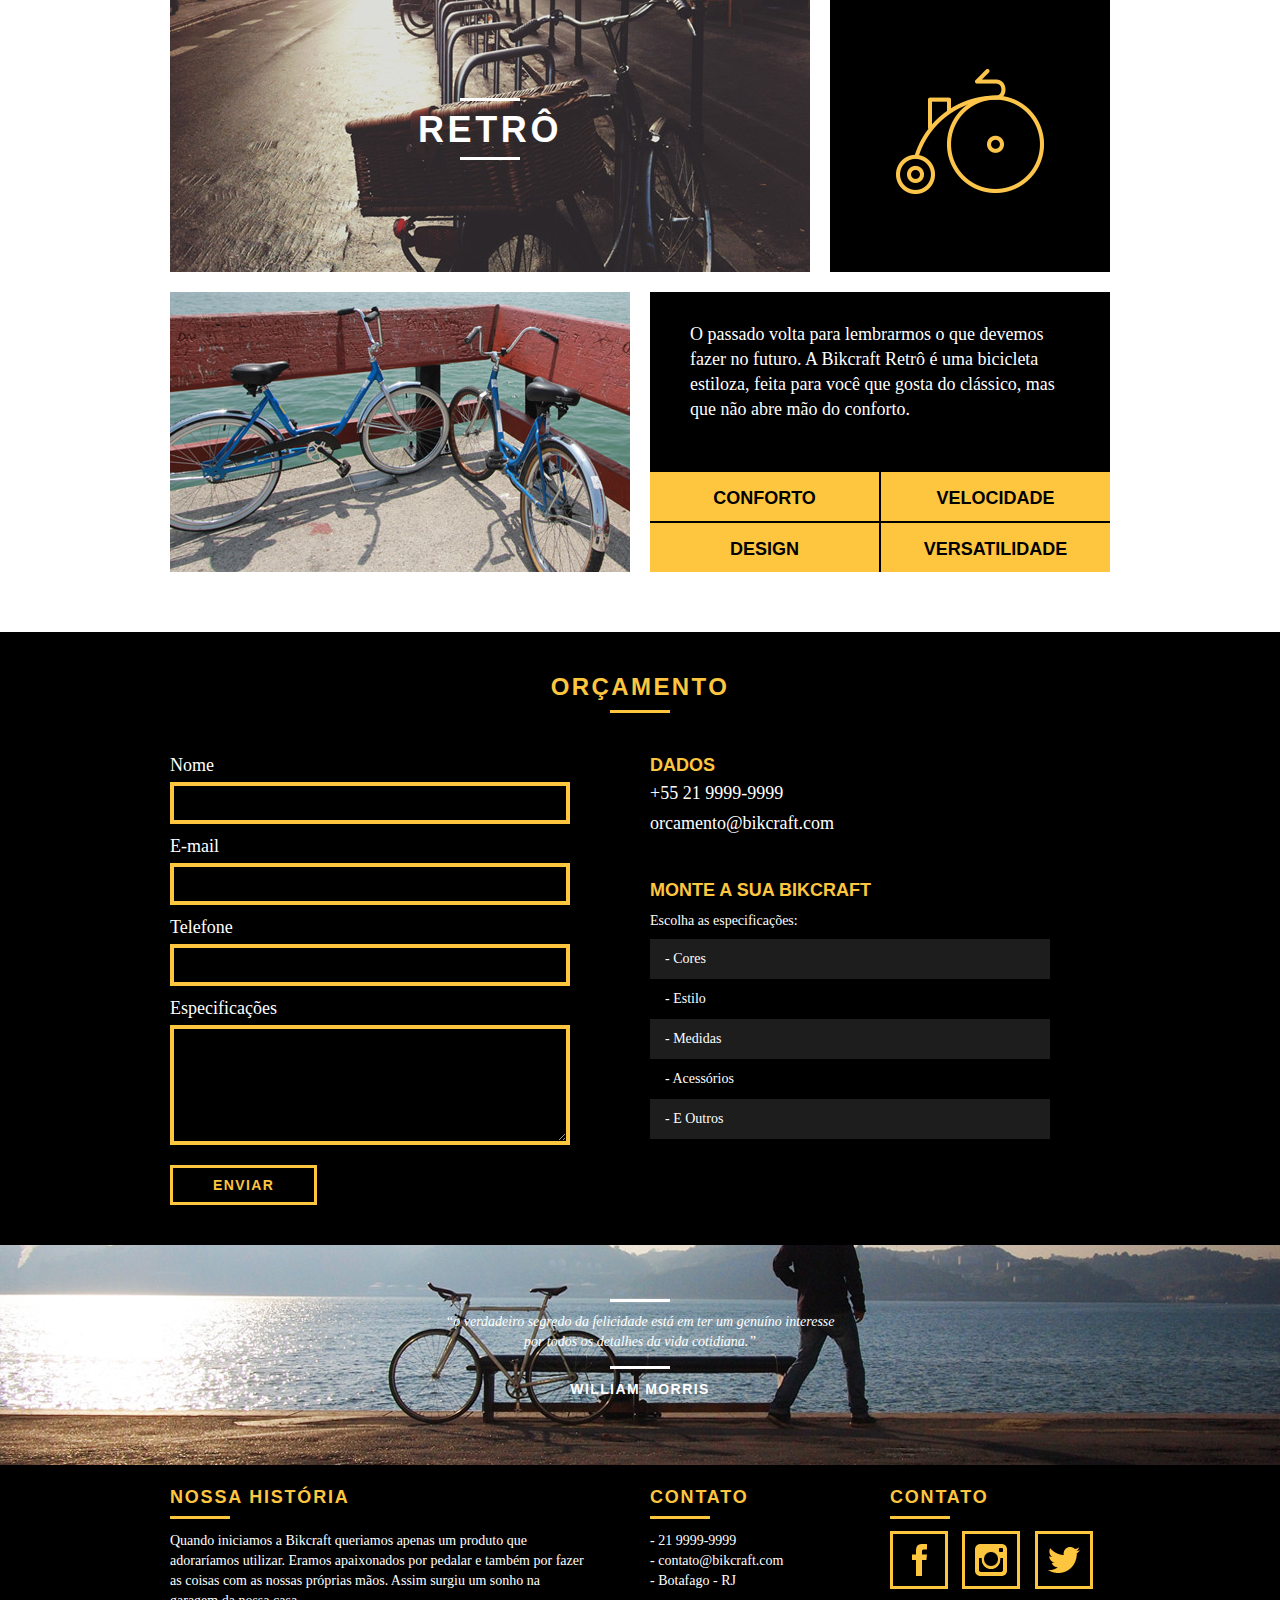
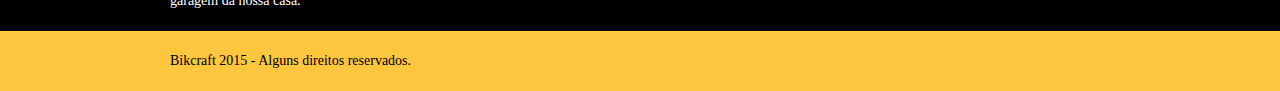
<file: 2-sass-na-pratica/produtos.html>
<!DOCTYPE html>
<html lang="pt-br">
	<head>
		<meta charset="utf-8">
		<title>Bikcraft - Conheça as linhas Passeio, Retrô e Esporte</title>
		<meta name="description" content="Compre a sua bicicleta personalizada na Bikcraft. Possuímos modelos Passeio, Retrô e Esporte.">

		<meta property="og:type" content="website"/>
		<meta property="og:title" content="Bikcraft - Conheça as linhas Passeio, Retrô e Esporte"/>
		<meta property="og:description" content="Compre a sua bicicleta personalizada na Bikcraft. Possuímos modelos Passeio, Retrô e Esporte."/>
		<meta property="og:url" content="http://bikcraft.com/produtos.html"/>
		<meta property="og:image" content="http://bikcraft.com/img/og-image.png"/>

		<meta name="viewport" content="width=device-width, initial-scale=1">

		<link rel="shortcut icon" href="favicon.ico">

		<link rel="stylesheet" href="css/style.css">
		<script src="js/libs/modernizr.custom.45655.js"></script>
	</head>
	<body>

		<header class="header">
			<div class="container">
				<a href="index.html" class="grid-4">
					<img src="img/bikcraft.png" alt="Bikcraft">
				</a>
				<nav class="grid-12 header_menu">
					<ul>
						<li><a href="sobre.html">Sobre</a></li>
						<li><a href="produtos.html" class="menu_ativo">Produtos</a></li>
						<li><a href="portfolio.html">Portfólio</a></li>
						<li><a href="contato.html">Contato</a></li>
					</ul>
				</nav>
			</div>
		</header>

		<section class="introducao-interna interna_produtos">
			<div class="container">
				<h1>Produtos</h1>
				<p>conheça todos os nossos produtos</p>
			</div>
		</section>

		<section class="container produto_item animar-interno">
			<div class="grid-11">
				<img src="img/produtos/bikcraft-passeio-1.jpg" alt="Bikcraft Passeio">
				<h2>Passeio</h2>
			</div>
			<div class="grid-5 produto_icone"><img src="img/produtos/passeio.png" alt="Icone Passeio"></div>
			<div class="grid-8"><img src="img/produtos/bikcraft-passeio-2.jpg" alt="Bikcraft Passeio"></div>
			<div class="grid-8 produto_info">
				<p>Muito melhor do que passear pela orla a vidros fechados. A Bikcraft Passeio é uma bicicleta que une conforto e praticidade para o seu dia a dia. Você nunca mais vai querer saber de outra.</p>
				<ul>
					<li>Conforto</li>
					<li>Praticidade</li>
					<li>Design</li>
					<li>Versatilidade</li>
				</ul>
			</div>
		</section>

		<section class="container produto_item">
			<div class="grid-11">
				<img src="img/produtos/bikcraft-esporte-1.jpg" alt="Bikcraft Esporte">
				<h2>Esporte</h2>
			</div>
			<div class="grid-5 produto_icone"><img src="img/produtos/esporte.png" alt="Icone Esporte"></div>
			<div class="grid-8"><img src="img/produtos/bikcraft-esporte-2.jpg" alt="Bikcraft Esporte"></div>
			<div class="grid-8 produto_info">
				<p>Mais rápida do que Forrest Gump, ninguém vai pegar você. A Bikcraft Esporte é uma bicicleta desenhada para a máxima performance. O seu desenpenho supera qualquer uma da categoria.</p>
				<ul>
					<li>Precisão</li>
					<li>Velocidade</li>
					<li>Design</li>
					<li>Versatilidade</li>
				</ul>
			</div>
		</section>

		<section class="container produto_item">
			<div class="grid-11">
				<img src="img/produtos/bikcraft-retro-1.jpg" alt="Bikcraft Retrô">
				<h2>Retrô</h2>
			</div>
			<div class="grid-5 produto_icone"><img src="img/produtos/retro.png" alt="Icone Retrô"></div>
			<div class="grid-8"><img src="img/produtos/bikcraft-retro-2.jpg" alt="Bikcraft Retrô"></div>
			<div class="grid-8 produto_info">
				<p>O passado volta para lembrarmos o que devemos fazer no futuro. A Bikcraft Retrô é uma bicicleta estiloza, feita para você que gosta do clássico, mas que não abre mão do conforto.</p>
				<ul>
					<li>Conforto</li>
					<li>Velocidade</li>
					<li>Design</li>
					<li>Versatilidade</li>
				</ul>
			</div>
		</section>

		<section class="orcamento">
			<div class="container">
				<h2 class="subtitulo">Orçamento</h2>
				<form action="enviar.php" method="post" name="form" class="formphp form grid-8">
					<label for="nome">Nome</label>
					<input id="nome" name="nome" type="text">
					<label for="email">E-mail</label>
					<input id="email" name="email" type="text">
					<label for="telefone">Telefone</label>
					<input id="telefone" name="telefone" type="text">

					<label class="nao-aparece">Se você não é um robô, deixe em branco.</label>
					<input type="text" class="nao-aparece" name="leaveblank">
					<label class="nao-aparece">Se você não é um robô, não mude este campo.</label>
					<input type="text" class="nao-aparece" name="dontchange" value="http://" >

					<label for="mensagem">Especificações</label>
					<textarea name="mensagem" id="mensagem"></textarea>

					<button id="enviar" name="enviar" type="submit" class="btn">Enviar</button>
				</form>
				<div class="orcamento_dados grid-8">
					<h3>Dados</h3>
					<span>+55 21 9999-9999</span>
					<span>orcamento@bikcraft.com</span>
					<h3>Monte a sua Bikcraft</h3>
					<p>Escolha as especificações:</p>
					<ul>
						<li>- Cores</li>
    				<li>- Estilo</li>
    				<li>- Medidas</li>
   					<li>- Acessórios</li>
    				<li>- E Outros</li>
					</ul>
				</div>
			</div>
		</section>

		<div class="quebra">
			<blockquote class="quote-externo container">
				<p>“o verdadeiro segredo da felicidade está em ter um genuíno interesse por todos os detalhes da vida cotidiana.”</p>
				<cite>WILLIAM MORRIS</cite>
			</blockquote>
		</div>

		<footer>
			<div class="footer">
				<div class="container">

					<div class="grid-8 footer_historia">
						<h3>Nossa História</h3>
						<p>Quando iniciamos a Bikcraft queriamos apenas um produto que adoraríamos utilizar. Eramos apaixonados por pedalar e também por fazer as coisas com as nossas próprias mãos. Assim surgiu um sonho na garagem da nossa casa.</p>
					</div>

					<div class="grid-4 footer_contato">
						<h3>Contato</h3>
						<ul>
							<li>- 21 9999-9999</li>
							<li>- contato@bikcraft.com</li>
							<li>- Botafago - RJ</li>
						</ul>
					</div>

					<div class="grid-4 footer_redes">
						<h3>Contato</h3>
						<ul>
							<li><a href="http://facebook.com" target="_blank"><img src="img/redes-sociais/facebook.png" alt="Facebook Bikcraft"></a></li>
							<li><a href="http://instagram.com" target="_blank"><img src="img/redes-sociais/instagram.png" alt="Instagram Bikcraft"></a></li>
							<li><a href="http://twitter.com" target="_blank"><img src="img/redes-sociais/twitter.png" alt="Twitter Bikcraft"></a></li>
						</ul>
					</div>

				</div>
			</div>

			<div class="copy">
				<div class="container">
					<p class="grid-16">Bikcraft 2015 - Alguns direitos reservados.</p>
				</div>
			</div>
		</footer>

	<!-- JavaScript -->
	<script src="//ajax.googleapis.com/ajax/libs/jquery/1.11.2/jquery.min.js"></script>
	<script>window.jQuery || document.write('<script src="js/libs/jquery-1.11.2.min.js"><\/script>')</script>
	<script src="js/plugins.js"></script>
	<script src="js/main.js"></script>
	<!-- JavaScript -->

	</body>
</html>
</file>
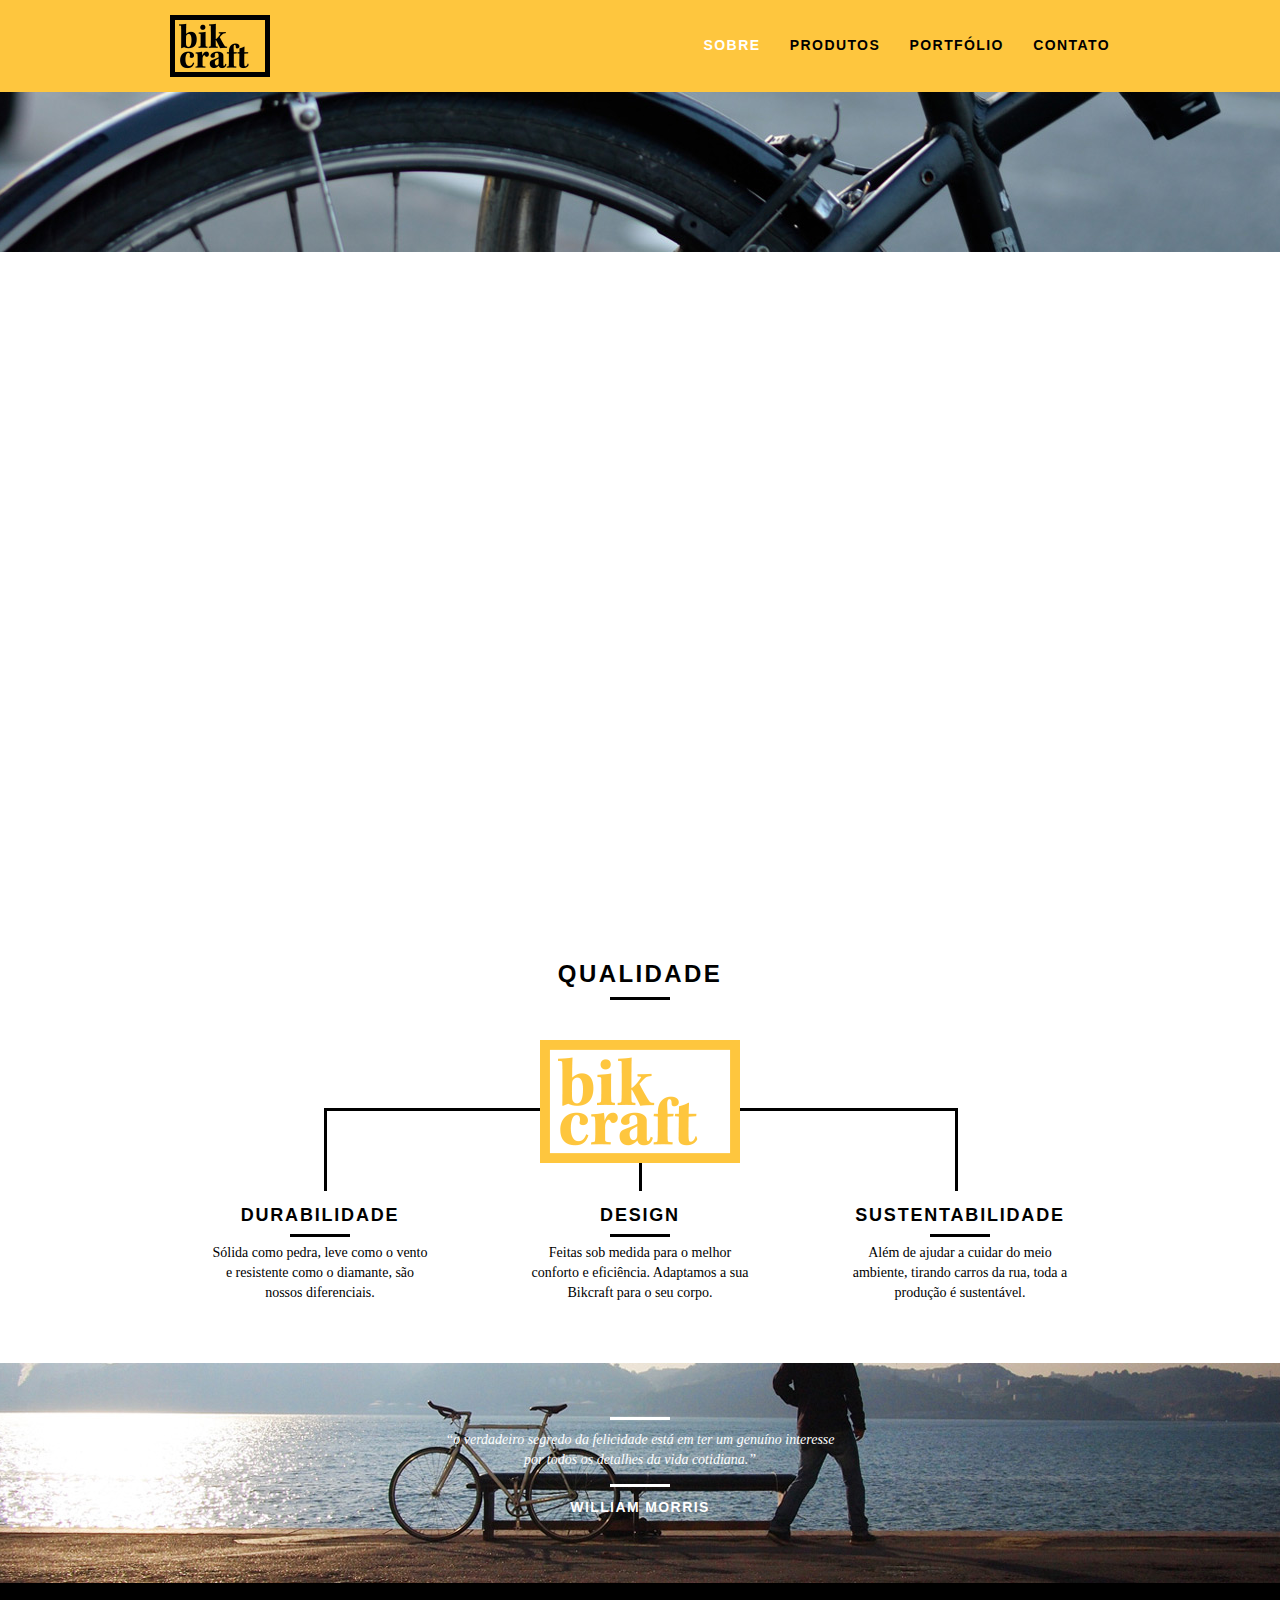
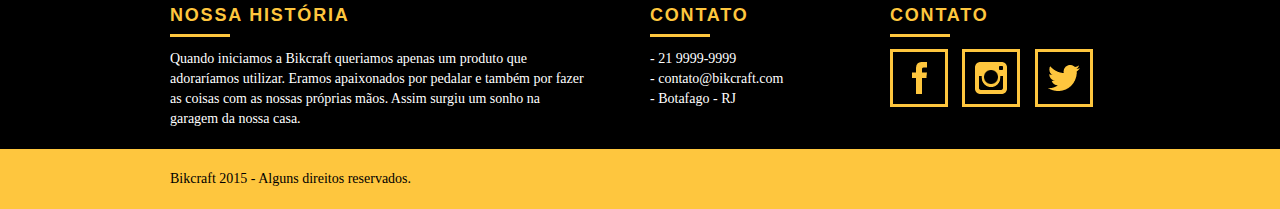
<file: 2-sass-na-pratica/sobre.html>
<!DOCTYPE html>
<html lang="pt-br">
	<head>
		<meta charset="utf-8">
		<title>Bikcraft - Saiba mais sobre a gente</title>
		<meta name="description" content="Compre a sua bicicleta personalizada na Bikcraft. Possuímos modelos Passeio, Retrô e Esporte.">

		<meta property="og:type" content="website"/>
		<meta property="og:title" content="Bikcraft - Saiba mais sobre a gente"/>
		<meta property="og:description" content="Compre a sua bicicleta personalizada na Bikcraft. Possuímos modelos Passeio, Retrô e Esporte."/>
		<meta property="og:url" content="http://bikcraft.com/sobre.html"/>
		<meta property="og:image" content="http://bikcraft.com/img/og-image.png"/>

		<meta name="viewport" content="width=device-width, initial-scale=1">

		<link rel="shortcut icon" href="favicon.ico">


		<link rel="stylesheet" href="css/style.css">
		<script src="js/libs/modernizr.custom.45655.js"></script>
	</head>
	<body>

		<header class="header">
			<div class="container">
				<a href="index.html" class="grid-4">
					<img src="img/bikcraft.png" alt="Bikcraft">
				</a>
				<nav class="grid-12 header_menu">
					<ul>
						<li><a href="sobre.html" class="menu_ativo">Sobre</a></li>
						<li><a href="produtos.html">Produtos</a></li>
						<li><a href="portfolio.html">Portfólio</a></li>
						<li><a href="contato.html">Contato</a></li>
					</ul>
				</nav>
			</div>
		</header>

		<section class="introducao-interna interna_sobre">
			<div class="container">
				<h1>Sobre</h1>
				<p>conheça mais sobre a bikcraft</p>
			</div>
		</section>

		<section class="missao_sobre container animar-interno">
			<div class="grid-10">
				<h2 class="subtitulo-interno">História, Missão e Visão</h2>
				<p>Quando iniciamos a Bikcraft queriamos apenas um produto que adoraríamos utilizar. Eramos apaixonados por pedalar e também por fazer as coisas com as nossas próprias mãos. Assim surgiu um sonho na garagem da nossa casa.</p>
				<p>Conheça os nossos produtos, pergunte para os nossos clientes e descubra a maravilha de ter uma Bikcraft na sua casa.</p>
			</div>
			<div class="grid-6">
				<h2 class="subtitulo-interno">Valores</h2>
				<ul>
					<li>- Qualidade no processo com</li>
					<li>- Foco no cliente sem perder a</li>
					<li>- Diversão, preservando a</li>
					<li>- Natureza com sustentabilidade</li>
				</ul>
			</div>

			<div class="grid-16 foto-equipe">
				<img src="img/equipe-bikcraft.jpg" alt="Equipe Bikcraft">
			</div>

		</section>

		<section class="qualidade container">
			<h2 class="subtitulo">Qualidade</h2>
			<img src="img/bikcraft-qualidade.png" alt="Bikcraft">
			<ul class="qualidade_lista">
				<li class="grid-1-3">
					<h3>Durabilidade</h3>
					<p>Sólida como pedra, leve como o vento e resistente como o diamante, são nossos diferenciais.</p>
				</li>
				<li class="grid-1-3">
					<h3>Design</h3>
					<p>Feitas sob medida para o melhor conforto e eficiência. Adaptamos a sua Bikcraft para o seu corpo.</p>
				</li>
				<li class="grid-1-3">
					<h3>Sustentabilidade</h3>
					<p>Além de ajudar a cuidar do meio ambiente, tirando carros da rua, toda a produção é sustentável.</p>
				</li>
			</ul>
		</section>

		<div class="quebra">
			<blockquote class="quote-externo container">
				<p>“o verdadeiro segredo da felicidade está em ter um genuíno interesse por todos os detalhes da vida cotidiana.”</p>
				<cite>WILLIAM MORRIS</cite>
			</blockquote>
		</div>

		<footer>
			<div class="footer">
				<div class="container">

					<div class="grid-8 footer_historia">
						<h3>Nossa História</h3>
						<p>Quando iniciamos a Bikcraft queriamos apenas um produto que adoraríamos utilizar. Eramos apaixonados por pedalar e também por fazer as coisas com as nossas próprias mãos. Assim surgiu um sonho na garagem da nossa casa.</p>
					</div>

					<div class="grid-4 footer_contato">
						<h3>Contato</h3>
						<ul>
							<li>- 21 9999-9999</li>
							<li>- contato@bikcraft.com</li>
							<li>- Botafago - RJ</li>
						</ul>
					</div>

					<div class="grid-4 footer_redes">
						<h3>Contato</h3>
						<ul>
							<li><a href="http://facebook.com" target="_blank"><img src="img/redes-sociais/facebook.png" alt="Facebook Bikcraft"></a></li>
							<li><a href="http://instagram.com" target="_blank"><img src="img/redes-sociais/instagram.png" alt="Instagram Bikcraft"></a></li>
							<li><a href="http://twitter.com" target="_blank"><img src="img/redes-sociais/twitter.png" alt="Twitter Bikcraft"></a></li>
						</ul>
					</div>

				</div>
			</div>

			<div class="copy">
				<div class="container">
					<p class="grid-16">Bikcraft 2015 - Alguns direitos reservados.</p>
				</div>
			</div>
		</footer>

	<!-- JavaScript -->
	<script src="//ajax.googleapis.com/ajax/libs/jquery/1.11.2/jquery.min.js"></script>
	<script>window.jQuery || document.write('<script src="js/libs/jquery-1.11.2.min.js"><\/script>')</script>
	<script src="js/plugins.js"></script>
	<script src="js/main.js"></script>
	<!-- JavaScript -->

	</body>
</html>
</file>
<file: 1-fundamentos-do-sass/1-import/css/style.css>
/* line 1, ../../../../../Users/pna_macbook/Documents/Projetos/css-com-sass/scss/_colors.scss */
p {
  color: blue;
  background: gray;
}

/* line 1, ../../../../../Users/pna_macbook/Documents/Projetos/css-com-sass/scss/_buttons.scss */
a {
  display: block;
  width: 200px;
  height: 40px;
}

/* line 6, ../../../../../Users/pna_macbook/Documents/Projetos/css-com-sass/scss/style.scss */
div {
  background: #999;
  height: 200px;
  width: 100px;
}

/* line 10, ../../../../../Users/pna_macbook/Documents/Projetos/css-com-sass/scss/style.scss */
div a {
  color: pink;
  background: blue;
}

/*# sourceMappingURL=style.css.map */
</file>
<file: 1-fundamentos-do-sass/2-variaveis/css/style.css>
section {
  max-width: 600px;
  margin: 0 auto;
}

h1 {
  color: blue;
  font-family: monospace;
  margin-bottom: 60px;
}

p {
  font-size: 1.2em;
  line-height: 1.4;
  max-width: 400px;
  font-family: monospace;
}

a {
  display: block;
  max-width: 120px;
  padding: 10px;
  border-radius: 4px;
  text-align: center;
  background: blue;
  color: white;
  text-decoration: none;
  text-transform: uppercase;
  font-family: monospace;
}
</file>
<file: 1-fundamentos-do-sass/3-nesting/css/style.css>
/* line 5, ../../../../../Users/pna_macbook/Documents/Projetos/css-com-sass/base/scss/style.scss */
section {
  max-width: 600px;
  margin: 0 auto;
}

/* line 11, ../../../../../Users/pna_macbook/Documents/Projetos/css-com-sass/base/scss/style.scss */
.modal h1.titulo {
  color: blue;
  font-family: monospace;
  margin-bottom: 60px;
}

/* line 17, ../../../../../Users/pna_macbook/Documents/Projetos/css-com-sass/base/scss/style.scss */
.modal p {
  font-size: 1.2em;
  font-family: monospace;
  font-style: italic;
  line-height: 1.4;
  max-width: 400px;
}

/* line 28, ../../../../../Users/pna_macbook/Documents/Projetos/css-com-sass/base/scss/style.scss */
.modal a {
  display: block;
  max-width: 120px;
  padding: 10px;
  border-radius: 4px;
  text-align: center;
  background: blue;
  color: white;
  text-decoration: none;
  text-transform: uppercase;
  font-family: monospace;
}

/* line 42, ../../../../../Users/pna_macbook/Documents/Projetos/css-com-sass/base/scss/style.scss */
ul {
  text-align: center;
}

/* line 44, ../../../../../Users/pna_macbook/Documents/Projetos/css-com-sass/base/scss/style.scss */
ul li {
  display: inline-block;
  list-style: none;
}

/* line 47, ../../../../../Users/pna_macbook/Documents/Projetos/css-com-sass/base/scss/style.scss */
ul li a {
  display: block;
  padding: 20px;
  text-decoration: none;
  background: blue;
  color: white;
}

/* line 54, ../../../../../Users/pna_macbook/Documents/Projetos/css-com-sass/base/scss/style.scss */
ul li a:hover, ul li a .active {
  background: pink;
}

/*# sourceMappingURL=style.css.map */
</file>
<file: 1-fundamentos-do-sass/9-loop/css/style.css>
div {
  width: 42%;
}

div {
  width: 500px;
  height: 750px;
}

div {
  width: 100%;
}

@media (max-width: 300px) {
  div {
    width: 80%;
  }
}

@media (max-width: 300px) {
  div {
    width: 60%;
  }
}

section {
  max-width: 600px;
  margin: 0 auto;
  box-sizing: border-box;
  -moz-box-sizing: border-box;
  -webkit-box-sizing: border-box;
}

.modal {
  box-shadow: 10px 10px 0 0 rgba(0, 0, 0, 0.5), 15px 15px 0 0 rgba(0, 0, 0, 0.5), 20px 20px 0 0 rgba(0, 0, 0, 0.5);
  -moz-box-shadow: 10px 10px 0 0 rgba(0, 0, 0, 0.5), 15px 15px 0 0 rgba(0, 0, 0, 0.5), 20px 20px 0 0 rgba(0, 0, 0, 0.5);
  -webkit-box-shadow: 10px 10px 0 0 rgba(0, 0, 0, 0.5), 15px 15px 0 0 rgba(0, 0, 0, 0.5), 20px 20px 0 0 rgba(0, 0, 0, 0.5);
}

.modal h1.titulo {
  color: blue;
  font-family: monospace;
  margin-bottom: 60px;
  font-size: 4em;
  font-weight: bold;
  font-family: monospace;
  line-height: 1;
}

.modal h1.titulo::after {
  content: '';
  display: block;
  width: 500px;
  height: 4px;
  background: yellow;
}

@media (max-width: 600px) {
  .modal h1.titulo {
    color: #84e;
    font-size: 2em;
  }
}

.modal p {
  font-size: 1.2em;
  font-family: monospace;
  font-style: italic;
  line-height: 1.4;
  max-width: 400px;
}

@media (max-width: 600px) {
  .modal p {
    font-size: .6em;
  }
}

.modal a {
  display: block;
  max-width: 120px;
  padding: 10px;
  border-radius: 4px;
  text-align: center;
  background: blue;
  color: white;
  text-decoration: none;
  text-transform: uppercase;
  font-family: monospace;
}

ul {
  text-align: center;
}

ul li {
  display: inline-block;
  list-style: none;
  font-size: 2.25em;
}

ul li a {
  display: block;
  padding: 20px;
  text-decoration: none;
  background: blue;
  color: white;
  font-size: 0.44444em;
}

ul li a:hover, ul li a .active {
  background: rgba(0, 0, 255, 0.5);
}
</file>
<file: 1-fundamentos-do-sass/9-loop/css/loop.css>
.rede-facebook {
  background-image: url("img/facebook.png");
}

.rede-twitter {
  background-image: url("img/twitter.png");
}

.rede-snapchat {
  background-image: url("img/snapchat.png");
}

.rede-instagram {
  background-image: url("img/instagram.png");
}

.type-1 {
  font-size: 16px;
}

.type-2 {
  font-size: 32px;
}

.type-3 {
  font-size: 48px;
}

.type-4 {
  font-size: 64px;
}

.type-5 {
  font-size: 80px;
}

.type-6 {
  font-size: 96px;
}

.porcento-1 {
  width: 6.25%;
}

.porcento-2 {
  width: 12.5%;
}

.porcento-3 {
  width: 18.75%;
}

.porcento-4 {
  width: 25%;
}

.porcento-5 {
  width: 31.25%;
}

.porcento-6 {
  width: 37.5%;
}

.porcento-7 {
  width: 43.75%;
}

.porcento-8 {
  width: 50%;
}

.porcento-9 {
  width: 56.25%;
}

.porcento-10 {
  width: 62.5%;
}

.porcento-11 {
  width: 68.75%;
}

.porcento-12 {
  width: 75%;
}

.porcento-13 {
  width: 81.25%;
}

.porcento-14 {
  width: 87.5%;
}

.porcento-15 {
  width: 93.75%;
}

.porcento-16 {
  width: 100%;
}

.grid-1 {
  width: 60px;
}

.grid-2 {
  width: 140px;
}

.grid-3 {
  width: 220px;
}

.grid-4 {
  width: 300px;
}

.grid-5 {
  width: 380px;
}

.grid-6 {
  width: 460px;
}

.grid-7 {
  width: 540px;
}

.grid-8 {
  width: 620px;
}

.grid-9 {
  width: 700px;
}

.grid-10 {
  width: 780px;
}

.grid-11 {
  width: 860px;
}

.grid-12 {
  width: 940px;
}
</file>
<file: 2-sass-na-pratica/css/style.css>
@charset "UTF-8";
/*! normalize.css v3.0.2 | MIT License | git.io/normalize */
/**
 * 1. Set default font family to sans-serif.
 * 2. Prevent iOS text size adjust after orientation change, without disabling
 *    user zoom.
 */
html {
  font-family: sans-serif;
  /* 1 */
  -ms-text-size-adjust: 100%;
  /* 2 */
  -webkit-text-size-adjust: 100%;
  /* 2 */
}

/**
 * Remove default margin.
 */
body {
  margin: 0;
}

/* HTML5 display definitions
   ========================================================================== */
/**
 * Correct `block` display not defined for any HTML5 element in IE 8/9.
 * Correct `block` display not defined for `details` or `summary` in IE 10/11
 * and Firefox.
 * Correct `block` display not defined for `main` in IE 11.
 */
article,
aside,
details,
figcaption,
figure,
footer,
header,
hgroup,
main,
menu,
nav,
section,
summary {
  display: block;
}

/**
 * 1. Correct `inline-block` display not defined in IE 8/9.
 * 2. Normalize vertical alignment of `progress` in Chrome, Firefox, and Opera.
 */
audio,
canvas,
progress,
video {
  display: inline-block;
  /* 1 */
  vertical-align: baseline;
  /* 2 */
}

/**
 * Prevent modern browsers from displaying `audio` without controls.
 * Remove excess height in iOS 5 devices.
 */
audio:not([controls]) {
  display: none;
  height: 0;
}

/**
 * Address `[hidden]` styling not present in IE 8/9/10.
 * Hide the `template` element in IE 8/9/11, Safari, and Firefox < 22.
 */
[hidden],
template {
  display: none;
}

/* Links
   ========================================================================== */
/**
 * Remove the gray background color from active links in IE 10.
 */
a {
  background-color: transparent;
}

/**
 * Improve readability when focused and also mouse hovered in all browsers.
 */
a:active,
a:hover {
  outline: 0;
}

/* Text-level semantics
   ========================================================================== */
/**
 * Address styling not present in IE 8/9/10/11, Safari, and Chrome.
 */
abbr[title] {
  border-bottom: 1px dotted;
}

/**
 * Address style set to `bolder` in Firefox 4+, Safari, and Chrome.
 */
b,
strong {
  font-weight: bold;
}

/**
 * Address styling not present in Safari and Chrome.
 */
dfn {
  font-style: italic;
}

/**
 * Address variable `h1` font-size and margin within `section` and `article`
 * contexts in Firefox 4+, Safari, and Chrome.
 */
h1 {
  font-size: 2em;
  margin: 0.67em 0;
}

/**
 * Address styling not present in IE 8/9.
 */
mark {
  background: #ff0;
  color: #000;
}

/**
 * Address inconsistent and variable font size in all browsers.
 */
small {
  font-size: 80%;
}

/**
 * Prevent `sub` and `sup` affecting `line-height` in all browsers.
 */
sub,
sup {
  font-size: 75%;
  line-height: 0;
  position: relative;
  vertical-align: baseline;
}

sup {
  top: -0.5em;
}

sub {
  bottom: -0.25em;
}

/* Embedded content
   ========================================================================== */
/**
 * Remove border when inside `a` element in IE 8/9/10.
 */
img {
  border: 0;
}

/**
 * Correct overflow not hidden in IE 9/10/11.
 */
svg:not(:root) {
  overflow: hidden;
}

/* Grouping content
   ========================================================================== */
/**
 * Address margin not present in IE 8/9 and Safari.
 */
figure {
  margin: 1em 40px;
}

/**
 * Address differences between Firefox and other browsers.
 */
hr {
  -moz-box-sizing: content-box;
  box-sizing: content-box;
  height: 0;
}

/**
 * Contain overflow in all browsers.
 */
pre {
  overflow: auto;
}

/**
 * Address odd `em`-unit font size rendering in all browsers.
 */
code,
kbd,
pre,
samp {
  font-family: monospace, monospace;
  font-size: 1em;
}

/* Forms
   ========================================================================== */
/**
 * Known limitation: by default, Chrome and Safari on OS X allow very limited
 * styling of `select`, unless a `border` property is set.
 */
/**
 * 1. Correct color not being inherited.
 *    Known issue: affects color of disabled elements.
 * 2. Correct font properties not being inherited.
 * 3. Address margins set differently in Firefox 4+, Safari, and Chrome.
 */
button,
input,
optgroup,
select,
textarea {
  color: inherit;
  /* 1 */
  font: inherit;
  /* 2 */
  margin: 0;
  /* 3 */
}

/**
 * Address `overflow` set to `hidden` in IE 8/9/10/11.
 */
button {
  overflow: visible;
}

/**
 * Address inconsistent `text-transform` inheritance for `button` and `select`.
 * All other form control elements do not inherit `text-transform` values.
 * Correct `button` style inheritance in Firefox, IE 8/9/10/11, and Opera.
 * Correct `select` style inheritance in Firefox.
 */
button,
select {
  text-transform: none;
}

/**
 * 1. Avoid the WebKit bug in Android 4.0.* where (2) destroys native `audio`
 *    and `video` controls.
 * 2. Correct inability to style clickable `input` types in iOS.
 * 3. Improve usability and consistency of cursor style between image-type
 *    `input` and others.
 */
button,
html input[type="button"],
input[type="reset"],
input[type="submit"] {
  -webkit-appearance: button;
  /* 2 */
  cursor: pointer;
  /* 3 */
}

/**
 * Re-set default cursor for disabled elements.
 */
button[disabled],
html input[disabled] {
  cursor: default;
}

/**
 * Remove inner padding and border in Firefox 4+.
 */
button::-moz-focus-inner,
input::-moz-focus-inner {
  border: 0;
  padding: 0;
}

/**
 * Address Firefox 4+ setting `line-height` on `input` using `!important` in
 * the UA stylesheet.
 */
input {
  line-height: normal;
}

/**
 * It's recommended that you don't attempt to style these elements.
 * Firefox's implementation doesn't respect box-sizing, padding, or width.
 *
 * 1. Address box sizing set to `content-box` in IE 8/9/10.
 * 2. Remove excess padding in IE 8/9/10.
 */
input[type="checkbox"],
input[type="radio"] {
  box-sizing: border-box;
  /* 1 */
  padding: 0;
  /* 2 */
}

/**
 * Fix the cursor style for Chrome's increment/decrement buttons. For certain
 * `font-size` values of the `input`, it causes the cursor style of the
 * decrement button to change from `default` to `text`.
 */
input[type="number"]::-webkit-inner-spin-button,
input[type="number"]::-webkit-outer-spin-button {
  height: auto;
}

/**
 * 1. Address `appearance` set to `searchfield` in Safari and Chrome.
 * 2. Address `box-sizing` set to `border-box` in Safari and Chrome
 *    (include `-moz` to future-proof).
 */
input[type="search"] {
  -webkit-appearance: textfield;
  /* 1 */
  -moz-box-sizing: content-box;
  -webkit-box-sizing: content-box;
  /* 2 */
  box-sizing: content-box;
}

/**
 * Remove inner padding and search cancel button in Safari and Chrome on OS X.
 * Safari (but not Chrome) clips the cancel button when the search input has
 * padding (and `textfield` appearance).
 */
input[type="search"]::-webkit-search-cancel-button,
input[type="search"]::-webkit-search-decoration {
  -webkit-appearance: none;
}

/**
 * Define consistent border, margin, and padding.
 */
fieldset {
  border: 1px solid #c0c0c0;
  margin: 0 2px;
  padding: 0.35em 0.625em 0.75em;
}

/**
 * 1. Correct `color` not being inherited in IE 8/9/10/11.
 * 2. Remove padding so people aren't caught out if they zero out fieldsets.
 */
legend {
  border: 0;
  /* 1 */
  padding: 0;
  /* 2 */
}

/**
 * Remove default vertical scrollbar in IE 8/9/10/11.
 */
textarea {
  overflow: auto;
}

/**
 * Don't inherit the `font-weight` (applied by a rule above).
 * NOTE: the default cannot safely be changed in Chrome and Safari on OS X.
 */
optgroup {
  font-weight: bold;
}

/* Tables
   ========================================================================== */
/**
 * Remove most spacing between table cells.
 */
table {
  border-collapse: collapse;
  border-spacing: 0;
}

td,
th {
  padding: 0;
}

/* ==========================================================================
   Reset
   ========================================================================== */
/**
 * Remove anchor text-decoration
 */
a {
  text-decoration: none;
}

/**
 * Remove list-style
 */
ol, ul {
  list-style: none;
}

html, body, div, span, iframe, h1, h2, h3, h4, h5, h6, p, blockquote, a, em, img, dl, dt, dd, ol, ul, li, fieldset, form, label, legend, article, footer, header, nav, section, main {
  margin: 0;
  padding: 0;
  border: 0;
  vertical-align: baseline;
}

h1, h2, h3, h4, h5, h6, p, a, ul {
  font-size: 1em;
  font-weight: normal;
}

*, *:before, *:after {
  -webkit-box-sizing: border-box;
  -moz-box-sizing: border-box;
  box-sizing: border-box;
}

.grid-1, .grid-2, .grid-3, .grid-4, .grid-5, .grid-6, .grid-7, .grid-8, .grid-9, .grid-10, .grid-11, .grid-12, .grid-13, .grid-14, .grid-15, .grid-16, .grid-1-3 {
  float: left;
  margin-left: 10px;
  margin-right: 10px;
}

.grid-1 {
  width: 40px;
}

.grid-2 {
  width: 100px;
}

.grid-3 {
  width: 160px;
}

.grid-4 {
  width: 220px;
}

.grid-5 {
  width: 280px;
}

.grid-6 {
  width: 340px;
}

.grid-7 {
  width: 400px;
}

.grid-8 {
  width: 460px;
}

.grid-9 {
  width: 520px;
}

.grid-10 {
  width: 580px;
}

.grid-11 {
  width: 640px;
}

.grid-12 {
  width: 700px;
}

.grid-13 {
  width: 760px;
}

.grid-14 {
  width: 820px;
}

.grid-15 {
  width: 880px;
}

.grid-16 {
  width: 940px;
}

.grid-1-3 {
  width: 300px;
}

.container {
  width: 960px;
  margin: 0 auto;
  padding: 0px;
  position: relative;
}

.container:after, .container:before {
  content: " ";
  display: table;
}

.container:after {
  clear: both;
}

@media only screen and (min-width: 768px) and (max-width: 959px) {
  .grid-1, .grid-2, .grid-3, .grid-4, .grid-5, .grid-6, .grid-7, .grid-8, .grid-9, .grid-10, .grid-11, .grid-12, .grid-13, .grid-14, .grid-15, .grid-16, .grid-1-3 {
    float: left;
    margin-left: 10px;
    margin-right: 10px;
  }
  .grid-1 {
    width: 28px;
  }
  .grid-2 {
    width: 76px;
  }
  .grid-3 {
    width: 124px;
  }
  .grid-4 {
    width: 172px;
  }
  .grid-5 {
    width: 220px;
  }
  .grid-6 {
    width: 268px;
  }
  .grid-7 {
    width: 316px;
  }
  .grid-8 {
    width: 364px;
  }
  .grid-9 {
    width: 412px;
  }
  .grid-10 {
    width: 460px;
  }
  .grid-11 {
    width: 508px;
  }
  .grid-12 {
    width: 556px;
  }
  .grid-13 {
    width: 604px;
  }
  .grid-14 {
    width: 652px;
  }
  .grid-15 {
    width: 700px;
  }
  .grid-16 {
    width: 748px;
  }
  .grid-1-3 {
    width: 236px;
  }
  .container {
    width: 768px;
  }
}

@media only screen and (max-width: 767px) {
  .grid-1, .grid-2, .grid-3, .grid-4, .grid-5, .grid-6, .grid-7, .grid-8, .grid-9, .grid-10, .grid-11, .grid-12, .grid-13, .grid-14, .grid-15, .grid-16, .grid-1-3 {
    width: 300px;
    margin: 0 0 20px 0;
    float: none;
  }
  .container {
    width: 300px;
  }
}

/* Estilos Gerais */
body {
  font-family: Arial, Helvetica, sans-serif;
}

p {
  font-family: Georgia, 'Times New Roman', serif;
  font-size: 14px;
  line-height: 20px;
}

img {
  display: block;
  max-width: 100%;
}

.formphp label.nao-aparece, .formphp input.nao-aparece {
  display: none !important;
}

#form-erro span, #form-send span {
  margin-bottom: 10px;
  display: block;
  font-size: 18px;
  line-height: 25px;
}

#form-send {
  color: #31aa39;
}

#form-erro {
  color: #f64540;
}

.btn {
  border: 3px solid #fec63e;
  padding: 10px 30px;
  color: #fec63e;
  text-transform: uppercase;
  font-weight: bold;
  letter-spacing: .1em;
  transition: all .5s ease;
  font-size: 14px;
  line-height: 20px;
}

.btn:hover {
  color: #fff;
  border-color: #fff;
}

.btn.btn-preto:hover {
  color: #000;
  border-color: #000;
}

.subtitulo {
  font-weight: bold;
  letter-spacing: .1em;
  color: #000;
  text-transform: uppercase;
  text-align: center;
  margin-bottom: 40px;
  font-size: 24px;
  line-height: 30px;
}

.subtitulo:after {
  content: "";
  display: block;
  width: 60px;
  height: 3px;
  background: #000;
  margin: 8px auto;
}

.subtitulo-interno {
  font-weight: bold;
  letter-spacing: .1em;
  color: #000;
  text-transform: uppercase;
  margin-bottom: 20px;
  font-size: 24px;
  line-height: 30px;
}

.subtitulo-interno:after {
  content: "";
  display: block;
  width: 60px;
  height: 3px;
  background: #000;
  margin: 8px 0;
}

/* Header */
.header {
  position: fixed;
  top: 0;
  width: 100%;
  background: #fec63e;
  /* Amarelo */
  padding: 15px 0;
  z-index: 10;
}

@media only screen and (max-width: 767px) {
  .header {
    position: relative;
    padding-bottom: 0px;
  }
}

@media only screen and (max-width: 767px) {
  .header img {
    margin: 0 auto 10px auto;
  }
}

.header_menu {
  text-align: right;
}

@media only screen and (max-width: 767px) {
  .header_menu {
    text-align: center;
  }
}

.header_menu ul li {
  display: inline-block;
  margin-left: 25px;
  margin-top: 20px;
}

@media only screen and (max-width: 767px) {
  .header_menu ul li {
    margin: 5px;
  }
}

.header_menu ul li a {
  color: #000;
  font-weight: bold;
  text-transform: uppercase;
  letter-spacing: .1em;
  padding: 10px 0;
  transition: all .3s ease;
  font-size: 14px;
  line-height: 20px;
}

@media only screen and (max-width: 767px) {
  .header_menu ul li a {
    border: 4px solid #000;
    width: 136px;
    display: block;
    float: left;
  }
}

.header_menu ul li a:hover {
  color: #fff;
}

@media only screen and (max-width: 767px) {
  .header_menu ul li a:hover {
    border-color: #fff;
  }
}

.header_menu ul li a.menu_ativo {
  color: #fff;
}

@media only screen and (max-width: 767px) {
  .header_menu ul li a.menu_ativo {
    border-color: #fff;
  }
}

/* Introdução */
.introducao {
  width: 100%;
  height: 380px;
  background: url("../img/bg.jpg") no-repeat center;
  background-size: cover;
  margin-top: 92px;
  text-align: center;
  padding-top: 80px;
}

@media only screen and (max-width: 767px) {
  .introducao {
    margin-top: 0px;
    padding-top: 40px;
    background: url("../img/bg-mobile.jpg") no-repeat center;
    background-size: cover;
  }
}

.introducao h1 {
  color: #fff;
  font-weight: bold;
  text-transform: uppercase;
  font-size: 48px;
}

@media only screen and (max-width: 767px) {
  .introducao h1 {
    font-size: 36px;
  }
}

.quote-externo {
  max-width: 320px;
  margin: 0 auto;
  margin-bottom: 40px;
  color: white;
}

.quote-externo p {
  font-style: italic;
}

.quote-externo p:before, .quote-externo p:after {
  content: "";
  display: block;
  width: 60px;
  height: 3px;
  background: #fff;
  margin: 14px auto 10px auto;
}

.quote-externo cite {
  font-style: normal;
  font-weight: bold;
  letter-spacing: .1em;
  font-size: 14px;
  line-height: 20px;
}

/*Introducao Interna*/
.introducao-interna {
  width: 100%;
  margin-top: 92px;
  height: 160px;
  text-align: center;
  color: #fff;
  padding-top: 30px;
}

@media only screen and (max-width: 767px) {
  .introducao-interna {
    margin-top: 0px;
  }
}

.introducao-interna h1 {
  font-weight: bold;
  text-transform: uppercase;
  font-size: 36px;
}

.introducao-interna h1:after {
  content: "";
  display: block;
  width: 60px;
  height: 3px;
  background: #fff;
  margin: 6px auto 10px auto;
}

/*Produtos*/
.produtos {
  padding: 60px 0;
}

.produtos_lista li {
  background: #fec63e;
  text-align: center;
}

.produtos_lista li img {
  margin: 0 auto;
}

.produtos_lista li h3 {
  font-weight: bold;
  text-transform: uppercase;
  letter-spacing: .1em;
  margin-top: 20px;
  font-size: 18px;
  line-height: 25px;
}

.produtos_lista li h3:after {
  content: "";
  display: block;
  width: 60px;
  height: 3px;
  background: #000;
  margin: 2px auto;
}

.produtos_lista li p {
  padding: 10px 20px 20px 20px;
}

.produtos_icone {
  background: #000;
  padding: 20px;
}

.call {
  padding-top: 40px;
  text-align: center;
  clear: both;
}

@media only screen and (max-width: 767px) {
  .call {
    padding-top: 10px;
  }
}

.call p {
  margin-bottom: 20px;
}

/*Portfólio*/
.portfolio {
  width: 100%;
  background: #000;
  padding: 40px 0;
}

.portfolio .subtitulo {
  color: #fec63e;
}

.portfolio .subtitulo:after {
  background: #fec63e;
}

.portfolio_lista div:last-of-type {
  margin-top: 20px;
}

.portfolio .call p {
  color: #fff;
}

/*Qualidade*/
.qualidade {
  padding: 60px 0;
}

.qualidade:after {
  content: "";
  width: 634px;
  height: 83px;
  display: block;
  background: url("../img/linhas.png") no-repeat center;
  position: absolute;
  top: 209px;
  right: 162px;
  z-index: -1;
}

@media only screen and (min-width: 768px) and (max-width: 959px) {
  .qualidade:after {
    right: 66px;
  }
}

@media only screen and (max-width: 767px) {
  .qualidade:after {
    display: none;
  }
}

.qualidade img {
  margin: 0 auto;
}

.qualidade_lista {
  padding-top: 20px;
  overflow: auto;
  /* clear-fix */
}

.qualidade_lista li {
  text-align: center;
  padding: 0 40px;
}

@media only screen and (min-width: 768px) and (max-width: 959px) {
  .qualidade_lista li {
    padding: 0 10px;
  }
}

.qualidade_lista li h3 {
  font-weight: bold;
  text-transform: uppercase;
  letter-spacing: .1em;
  margin-top: 20px;
  font-size: 18px;
  line-height: 25px;
}

.qualidade_lista li h3:after {
  content: "";
  display: block;
  width: 60px;
  height: 3px;
  background: #000;
  margin: 6px auto;
}

/*Quebra*/
.quebra {
  width: 100%;
  height: 220px;
  background: url("../img/bg-footer.jpg") no-repeat center;
  background-size: cover;
  text-align: center;
  padding-top: 40px;
}

.quebra .quote-externo {
  max-width: 400px;
}

/*Footer*/
.footer {
  width: 100%;
  background: #000;
  color: #fff;
  padding: 20px 0;
}

.footer h3 {
  color: #fec63e;
  text-transform: uppercase;
  letter-spacing: .1em;
  font-weight: bold;
  font-size: 18px;
  line-height: 25px;
}

.footer h3:after {
  content: "";
  display: block;
  width: 60px;
  height: 3px;
  background: #fec63e;
  margin: 6px 0 12px 0;
}

.footer_historia {
  padding-right: 40px;
}

.footer_contato ul li {
  font-family: Georgia, 'Times New Roman', serif;
  font-size: 14px;
  line-height: 20px;
}

.footer_redes ul li {
  display: inline-block;
  margin-right: 10px;
}

.footer_redes ul li a {
  border: 3px solid #fec63e;
  display: block;
  padding: 10px;
  transition: all .5s ease;
}

@media only screen and (min-width: 768px) and (max-width: 959px) {
  .footer_redes ul li a {
    border: 3px solid #fec63e;
    display: block;
    padding: 6px;
  }
}

@media only screen and (min-width: 768px) and (max-width: 959px) {
  .footer_redes ul li a img {
    width: 26px;
    height: 26px;
  }
}

.footer_redes ul li a:hover {
  border-color: #fff;
}

.copy {
  width: 100%;
  background: #fec63e;
  padding: 20px 0;
}

/*Animações*/
.js .introducao h1, .js .introducao blockquote, .js .introducao .btn, .js .animar, .js .animar-interno, .js .introducao-interna h1, .js .introducao-interna p {
  opacity: 0;
}

.animated {
  -webkit-animation-duration: 1s;
  animation-duration: 1s;
  -webkit-animation-fill-mode: both;
  animation-fill-mode: both;
}

@-webkit-keyframes fadeInDown {
  0% {
    opacity: 0;
    -webkit-transform: translate3d(0, -20px, 0);
    transform: translate3d(0, -20px, 0);
  }
  100% {
    opacity: 1;
    -webkit-transform: none;
    transform: none;
  }
}

@keyframes fadeInDown {
  0% {
    opacity: 0;
    -webkit-transform: translate3d(0, -20px, 0);
    transform: translate3d(0, -20px, 0);
  }
  100% {
    opacity: 1;
    -webkit-transform: none;
    transform: none;
  }
}

.fadeInDown {
  -webkit-animation-name: fadeInDown;
  animation-name: fadeInDown;
}

.interna_sobre {
  background: url("../img/bg-sobre.jpg") no-repeat center;
  background-size: cover;
}

.missao_sobre {
  padding-top: 60px;
}

.missao_sobre p {
  font-size: 18px;
  line-height: 25px;
  margin-bottom: 1em;
  padding-right: 60px;
}

@media only screen and (max-width: 767px) {
  .missao_sobre p {
    font-size: 14px;
    line-height: 20px;
    padding-right: 0px;
  }
}

.missao_sobre ul li {
  font-family: Georgia, 'Times New Roman', serif;
  font-size: 18px;
  line-height: 25px;
  line-height: 30px;
}

@media only screen and (max-width: 767px) {
  .missao_sobre ul li {
    font-size: 14px;
    line-height: 20px;
    line-height: 25px;
  }
}

.foto-equipe {
  padding-top: 20px;
}

.interna_produtos {
  background: url("../img/bg-produtos.jpg") no-repeat center;
  background-size: cover;
}

.produto_item {
  padding-top: 60px;
}

.produto_item h2 {
  color: #fff;
  text-transform: uppercase;
  letter-spacing: .1em;
  font-weight: bold;
  position: relative;
  top: -180px;
  text-align: center;
  margin-bottom: -56px;
  font-size: 36px;
}

@media only screen and (min-width: 768px) and (max-width: 959px) {
  .produto_item h2 {
    top: -150px;
    margin-bottom: -56px;
  }
}

@media only screen and (max-width: 767px) {
  .produto_item h2 {
    top: -100px;
    margin-bottom: -68px;
  }
}

.produto_item h2:after, .produto_item h2:before {
  content: "";
  display: block;
  width: 60px;
  height: 3px;
  background: #fff;
  margin: 6px auto 8px auto;
}

.produto_icone {
  background: #000;
  padding: 70px 0;
}

@media only screen and (min-width: 768px) and (max-width: 959px) {
  .produto_icone {
    padding: 41px 0;
  }
}

@media only screen and (max-width: 767px) {
  .produto_icone {
    padding: 41px 0;
  }
}

.produto_icone img {
  margin: 0 auto;
}

.produto_info {
  background: #000;
}

.produto_info p {
  color: #fff;
  height: 180px;
  padding: 30px 40px;
  font-size: 18px;
  line-height: 25px;
}

@media only screen and (min-width: 768px) and (max-width: 959px) {
  .produto_info p {
    font-size: 14px;
    line-height: 20px;
    height: 122px;
    padding: 20px 30px;
  }
}

@media only screen and (max-width: 767px) {
  .produto_info p {
    font-size: 14px;
    line-height: 20px;
    height: auto;
    padding: 20px 30px;
  }
}

.produto_info ul li {
  background: #fec63e;
  text-transform: uppercase;
  font-weight: bold;
  float: left;
  width: 229px;
  height: 49px;
  text-align: center;
  padding-top: 16px;
  font-size: 18px;
  line-height: 25px;
  line-height: 20px;
}

@media only screen and (min-width: 768px) and (max-width: 959px) {
  .produto_info ul li {
    width: 181px;
    height: 49px;
  }
}

@media only screen and (max-width: 767px) {
  .produto_info ul li {
    width: 149px;
    height: 49px;
    font-size: 14px;
    line-height: 20px;
    padding-top: 14px;
  }
}

.produto_info ul li:nth-child(1), .produto_info ul li:nth-child(2) {
  margin-bottom: 2px;
}

.produto_info ul li:nth-child(even) {
  margin-left: 2px;
}

/*Orçamento*/
.orcamento {
  background: #000;
  width: 100%;
  margin-top: 60px;
  padding: 40px 0;
}

.orcamento h2 {
  color: #fec63e;
}

.orcamento h2:after {
  background: #fec63e;
}

.form {
  padding-right: 60px;
}

@media only screen and (max-width: 767px) {
  .form {
    padding-right: 0px;
  }
}

.form label {
  display: block;
  color: #fff;
  margin-bottom: 4px;
  font-family: Georgia, 'Times New Roman', serif;
  font-size: 18px;
  line-height: 25px;
}

.form input {
  display: block;
  width: 100%;
  border: 4px solid #fec63e;
  background: none;
  color: #fff;
  padding: 7px 10px;
  margin-bottom: 10px;
  outline: none;
  font-family: Georgia, 'Times New Roman', serif;
  font-size: 14px;
  line-height: 20px;
}

.form textarea {
  display: block;
  width: 100%;
  height: 120px;
  border: 4px solid #fec63e;
  background: none;
  color: #fff;
  padding: 7px 10px;
  margin-bottom: 20px;
  outline: none;
  font-family: Georgia, 'Times New Roman', serif;
  font-size: 14px;
  line-height: 20px;
}

.form button {
  padding: 7px 40px;
  background: none;
}

.orcamento_dados {
  color: #fff;
}

.orcamento_dados h3 {
  text-transform: uppercase;
  color: #fec63e;
  font-weight: bold;
  font-size: 18px;
  line-height: 25px;
}

.orcamento_dados span {
  display: block;
  font-family: Georgia, 'Times New Roman', serif;
  font-size: 18px;
  line-height: 25px;
  line-height: 30px;
}

.orcamento_dados span:nth-of-type(2) {
  margin-bottom: 40px;
}

.orcamento_dados ul {
  padding-right: 60px;
}

@media only screen and (max-width: 767px) {
  .orcamento_dados ul {
    padding-right: 0px;
  }
}

.orcamento_dados ul li {
  padding: 10px 15px;
  font-family: Georgia, 'Times New Roman', serif;
  font-size: 14px;
  line-height: 20px;
}

.orcamento_dados ul li:nth-child(odd) {
  background: #1d1d1d;
}

.orcamento_dados p {
  margin: 8px 0;
}

.interna_portfolio {
  background: url("../img/bg-portfolio.jpg") no-repeat center;
  background-size: cover;
}

.quote_clientes {
  padding: 60px 0;
  max-width: 460px;
  margin: 0 auto;
}

.quote_clientes p {
  text-align: center;
  font-style: italic;
  margin-bottom: 20px;
  font-family: Georgia, 'Times New Roman', serif;
  font-size: 18px;
  line-height: 25px;
}

.quote_clientes cite {
  font-weight: bold;
  float: right;
  font-style: normal;
  font-size: 18px;
  line-height: 25px;
}

/*Plugin de Slide*/
.rslides, .rslides_portfolio {
  position: relative;
  list-style: none;
  overflow: hidden;
  width: 100%;
  padding: 0;
  margin: 0;
}

.rslides li, .rslides_portfolio li {
  -webkit-backface-visibility: hidden;
  position: absolute;
  display: none;
  width: 100%;
  left: 0;
  top: 0;
}

.rslides li:first-child, .rslides_portfolio li:first-child {
  position: relative;
  display: block;
  float: left;
}

.rslides img, .rslides_portfolio img {
  display: block;
  height: auto;
  width: 100%;
  border: 0;
}

.rslides_tabs {
  text-align: center;
  margin-top: 14px;
}

.rslides_tabs li {
  display: inline;
  margin: 0 5px;
}

.rslides_tabs li a {
  display: inline-block;
  width: 12px;
  height: 12px;
  background: #1d1d1d;
  color: #1d1d1d;
  border-radius: 20px;
  overflow: hidden;
  text-indent: -200px;
}

.rslides_tabs li a:hover, .rslides_tabs li.rslides_here a {
  background: #fec63e;
  color: #fec63e;
}

.interna_contato {
  background: url("../img/bg-contato.jpg") no-repeat center;
  background-size: cover;
}

/*Orçamento*/
.contato {
  padding: 40px 0;
}

.contato_form {
  padding-right: 60px;
}

@media only screen and (max-width: 767px) {
  .contato_form {
    padding-right: 0px;
    margin-bottom: 40px;
  }
}

.contato_form label {
  display: block;
  margin-bottom: 4px;
  font-family: Georgia, 'Times New Roman', serif;
  font-size: 18px;
  line-height: 25px;
}

.contato_form input {
  display: block;
  width: 100%;
  border: 4px solid #fec63e;
  background: none;
  padding: 7px 10px;
  margin-bottom: 10px;
  outline: none;
  font-family: Georgia, 'Times New Roman', serif;
  font-size: 14px;
  line-height: 20px;
}

.contato_form textarea {
  display: block;
  width: 100%;
  height: 120px;
  border: 4px solid #fec63e;
  background: none;
  padding: 7px 10px;
  margin-bottom: 20px;
  outline: none;
  font-family: Georgia, 'Times New Roman', serif;
  font-size: 14px;
  line-height: 20px;
}

.contato_form button {
  padding: 7px 40px;
  background: none;
}

.orcamento_dados {
  color: #fff;
}

.contato_dados h3 {
  text-transform: uppercase;
  color: #fec63e;
  font-weight: bold;
  font-size: 18px;
  line-height: 25px;
}

.contato_dados span {
  display: block;
  font-family: Georgia, 'Times New Roman', serif;
  font-size: 18px;
  line-height: 25px;
  line-height: 30px;
}

.contato_dados span:nth-of-type(even) {
  margin-bottom: 30px;
}

.contato_dados ul {
  margin-top: 10px;
}

.contato_dados ul li {
  display: inline-block;
  margin-right: 10px;
}

.contato_dados ul li a {
  border: 3px solid #fec63e;
  display: block;
  padding: 10px;
}

.contato_dados ul li a:hover {
  border-color: #000;
}

.contato_mapa {
  margin-bottom: 60px;
}
</file>
<file: 3-projeto-sass/css/style.css>
/* http://meyerweb.com/eric/tools/css/reset/ 
   v2.0 | 20110126
   License: none (public domain)
*/
html, body, div, span, applet, object, iframe,
h1, h2, h3, h4, h5, h6, p, blockquote, pre,
a, abbr, acronym, address, big, cite, code,
del, dfn, em, img, ins, kbd, q, s, samp,
small, strike, strong, sub, sup, tt, var,
b, u, i, center,
dl, dt, dd, ol, ul, li,
fieldset, form, label, legend,
table, caption, tbody, tfoot, thead, tr, th, td,
article, aside, canvas, details, embed,
figure, figcaption, footer, header, hgroup,
menu, nav, output, ruby, section, summary,
time, mark, audio, video {
  margin: 0;
  padding: 0;
  border: 0;
  font-size: 100%;
  font: inherit;
  vertical-align: baseline;
}

/* HTML5 display-role reset for older browsers */
article, aside, details, figcaption, figure,
footer, header, hgroup, menu, nav, section {
  display: block;
}

body {
  line-height: 1;
}

ol, ul {
  list-style: none;
}

blockquote, q {
  quotes: none;
}

blockquote:before, blockquote:after,
q:before, q:after {
  content: '';
  content: none;
}

table {
  border-collapse: collapse;
  border-spacing: 0;
}

*, *::after, *::before {
  box-sizing: border-box;
}

.grid-1 {
  width: calc(8.33333% - 20px);
}

.grid-2 {
  width: calc(16.66667% - 20px);
}

.grid-3 {
  width: calc(25% - 20px);
}

.grid-4 {
  width: calc(33.33333% - 20px);
}

.grid-5 {
  width: calc(41.66667% - 20px);
}

.grid-6 {
  width: calc(50% - 20px);
}

.grid-7 {
  width: calc(58.33333% - 20px);
}

.grid-8 {
  width: calc(66.66667% - 20px);
}

.grid-9 {
  width: calc(75% - 20px);
}

.grid-10 {
  width: calc(83.33333% - 20px);
}

.grid-11 {
  width: calc(91.66667% - 20px);
}

.grid-12 {
  width: calc(100% - 20px);
}

[class^="grid-"] {
  float: left;
  min-height: 1px;
  margin-left: 10px;
  margin-right: 10px;
}

@media screen and (max-width: 759px) {
  [class^="grid-"] {
    width: 100%;
    float: none;
    margin-left: 0px;
    margin-right: 0px;
  }
}

.offset-1 {
  margin-left: calc(8.33333% + 10px);
}

.offset-2 {
  margin-left: calc(16.66667% + 10px);
}

.offset-3 {
  margin-left: calc(25% + 10px);
}

.offset-4 {
  margin-left: calc(33.33333% + 10px);
}

.offset-5 {
  margin-left: calc(41.66667% + 10px);
}

.offset-6 {
  margin-left: calc(50% + 10px);
}

.offset-7 {
  margin-left: calc(58.33333% + 10px);
}

.offset-8 {
  margin-left: calc(66.66667% + 10px);
}

.offset-9 {
  margin-left: calc(75% + 10px);
}

.offset-10 {
  margin-left: calc(83.33333% + 10px);
}

.offset-11 {
  margin-left: calc(91.66667% + 10px);
}

.offset-12 {
  margin-left: calc(100% + 10px);
}

@media screen and (max-width: 759px) {
  .offset-1, .offset-2, .offset-3, .offset-4, .offset-5, .offset-6, .offset-7, .offset-8, .offset-9, .offset-10, .offset-11, .offset-12 {
    margin-left: 0px;
  }
}

.container {
  max-width: 1200px;
  margin: 0px auto;
  position: relative;
}

@media screen and (min-width: 760px) and (max-width: 1199px) {
  .container {
    max-width: 760px;
  }
}

@media screen and (max-width: 759px) {
  .container {
    max-width: 480px;
    padding-left: 10px;
    padding-right: 10px;
  }
}

.container::after, .container::before {
  content: '';
  display: table;
  clear: both;
}

.row {
  position: relative;
  margin-left: -10px;
  margin-right: -10px;
}

@media screen and (max-width: 759px) {
  .row {
    margin-left: 0px;
    margin-right: 0px;
  }
}

.row::after, .row::before {
  content: '';
  display: table;
  clear: both;
}

body {
  background: #edece4;
  border: 10px solid #cbc6b9;
  color: #2a2426;
}

@media screen and (max-width: 759px) {
  body {
    border: none;
  }
}

img {
  display: block;
  max-width: 100%;
}

p {
  font-family: "PT Mono", monospace;
  font-size: 1.125em;
  line-height: 1.875em;
}

.titulo {
  font-family: "PT Mono", monospace;
  font-size: 1.125em;
  line-height: 1.875em;
  text-transform: uppercase;
}

@media screen and (max-width: 759px) {
  .titulo {
    margin-bottom: 40px;
  }
}

.titulo::after {
  content: '';
  display: block;
  width: 70%;
  float: right;
  height: 2px;
  background: #2a2426;
  margin-top: 14px;
}

@media screen and (min-width: 760px) and (max-width: 1199px) {
  .titulo::after {
    width: 60%;
  }
}

.intro {
  margin-top: 60px;
}

@media screen and (max-width: 759px) {
  .intro {
    margin-top: 20px;
  }
}

.logo {
  margin-bottom: 60px;
}

.intro-info {
  border-right: 2px solid #2a2426;
  max-width: 320px;
}

.intro-info p {
  padding-top: 10px;
}

.intro-info p:first-child {
  border-bottom: 2px solid #2a2426;
  padding-bottom: 10px;
}

.intro-telefone {
  color: #988c77;
}

@media screen and (max-width: 759px) {
  .intro-telefone {
    margin-bottom: 40px;
  }
}

.intro-telefone::after {
  content: '/ / / /';
  display: block;
  margin-top: 200px;
  font-size: 220px;
  letter-spacing: -90px;
  color: #2a2426;
}

@media screen and (min-width: 760px) and (max-width: 1199px) {
  .intro-telefone::after {
    margin-top: 80px;
    font-size: 160px;
    letter-spacing: -70px;
  }
}

@media screen and (max-width: 759px) {
  .intro-telefone::after {
    display: none;
  }
}

.aberto {
  display: inline-block;
  width: 12px;
  height: 12px;
  background: #1ab912;
  border-radius: 50%;
  margin-left: 30px;
}

.intro-foto {
  border: 10px solid #cbc6b9;
  width: 100%;
}

.menu {
  margin-top: 120px;
  margin-bottom: 120px;
}

@media screen and (max-width: 759px) {
  .menu {
    margin-top: 60px;
    margin-bottom: 60px;
  }
}

.menu-item {
  margin-bottom: 60px;
}

.menu-item h2 {
  font-family: "Aref Ruqaa", serif;
  font-size: 1.5em;
  line-height: 1.25em;
  margin-bottom: 1em;
}

.menu-item li {
  font-family: "PT Mono", monospace;
  font-size: 1.125em;
  line-height: 1.875em;
  line-height: 1.94444em;
}

.menu-item li span {
  font-family: "Aref Ruqaa", serif;
  color: #988c77;
  display: inline-block;
  width: 70px;
  text-align: right;
  margin-right: 10px;
  margin-left: -80px;
}

@media screen and (max-width: 759px) {
  .menu-item li span {
    margin-left: 0px;
    width: auto;
  }
}

.menu-item img {
  border-radius: 50%;
  border: 10px solid #cbc6b9;
  position: absolute;
  right: 0px;
  margin-top: 50px;
}

@media screen and (min-width: 1200px) {
  .menu-item img {
    right: 120px;
  }
}

@media screen and (max-width: 759px) {
  .menu-item img {
    width: 120px;
  }
}

.contato {
  margin-top: 120px;
  margin-bottom: 120px;
}

@media screen and (max-width: 759px) {
  .contato {
    margin-top: 60px;
    margin-bottom: 60px;
  }
}

.contato form label {
  font-family: "PT Mono", monospace;
  font-size: 1.125em;
  line-height: 1.875em;
  display: block;
}

.contato form input[type="text"], .contato form textarea {
  font-family: "PT Mono", monospace;
  font-size: 1.125em;
  line-height: 1.875em;
  color: #2a2426;
  width: 100%;
  padding: 0 5px;
  height: 40px;
  border: 2px solid #988c77;
  background: transparent;
  margin-bottom: 1em;
}

.contato form input[type="text"]:hover, .contato form input[type="text"]:focus, .contato form textarea:hover, .contato form textarea:focus {
  outline: none;
  border-color: #cbc6b9;
}

.contato form textarea {
  height: 120px;
}

input.button {
  font-family: "PT Mono", monospace;
  font-size: 1.125em;
  line-height: 1.875em;
  cursor: pointer;
  color: #988c77;
  text-transform: uppercase;
  border: 2px solid #988c77;
  background: transparent;
  display: block;
  width: 200px;
  padding-top: 5px;
  -webkit-box-shadow: 5px 5px 0 -2px #cbc6b9, 5px 5px 0 0 #988c77;
  -moz-box-shadow: 5px 5px 0 -2px #cbc6b9, 5px 5px 0 0 #988c77;
  box-shadow: 5px 5px 0 -2px #cbc6b9, 5px 5px 0 0 #988c77;
  transition: .3s;
}

input.button:hover {
  -webkit-box-shadow: 3px 3px 0 -2px #cbc6b9, 3px 3px 0 0 #988c77;
  -moz-box-shadow: 3px 3px 0 -2px #cbc6b9, 3px 3px 0 0 #988c77;
  box-shadow: 3px 3px 0 -2px #cbc6b9, 3px 3px 0 0 #988c77;
}

.contato-info {
  display: inline-block;
  color: #988c77;
  margin-top: 2em;
  margin-bottom: 3em;
}

@media screen and (min-width: 1200px) {
  .contato-info {
    text-align: right;
    float: right;
    margin-top: -3em;
  }
}

.contato-mapa {
  display: block;
  -webkit-box-shadow: 0 0 0 10px #cbc6b9;
  -moz-box-shadow: 0 0 0 10px #cbc6b9;
  box-shadow: 0 0 0 10px #cbc6b9;
  clear: both;
}

.contato-mapa img {
  width: 100%;
}

footer {
  padding: 20px 0;
  background: #2a2426;
  -webkit-box-shadow: 0 0 0 10px #2a2426;
  -moz-box-shadow: 0 0 0 10px #2a2426;
  box-shadow: 0 0 0 10px #2a2426;
}

footer p {
  color: #edece4;
}

@media screen and (max-width: 759px) {
  footer p {
    text-align: center;
  }
}

footer a img {
  float: right;
}

@media screen and (max-width: 759px) {
  footer a img {
    float: none;
    margin: 20px auto;
  }
}
</file>
